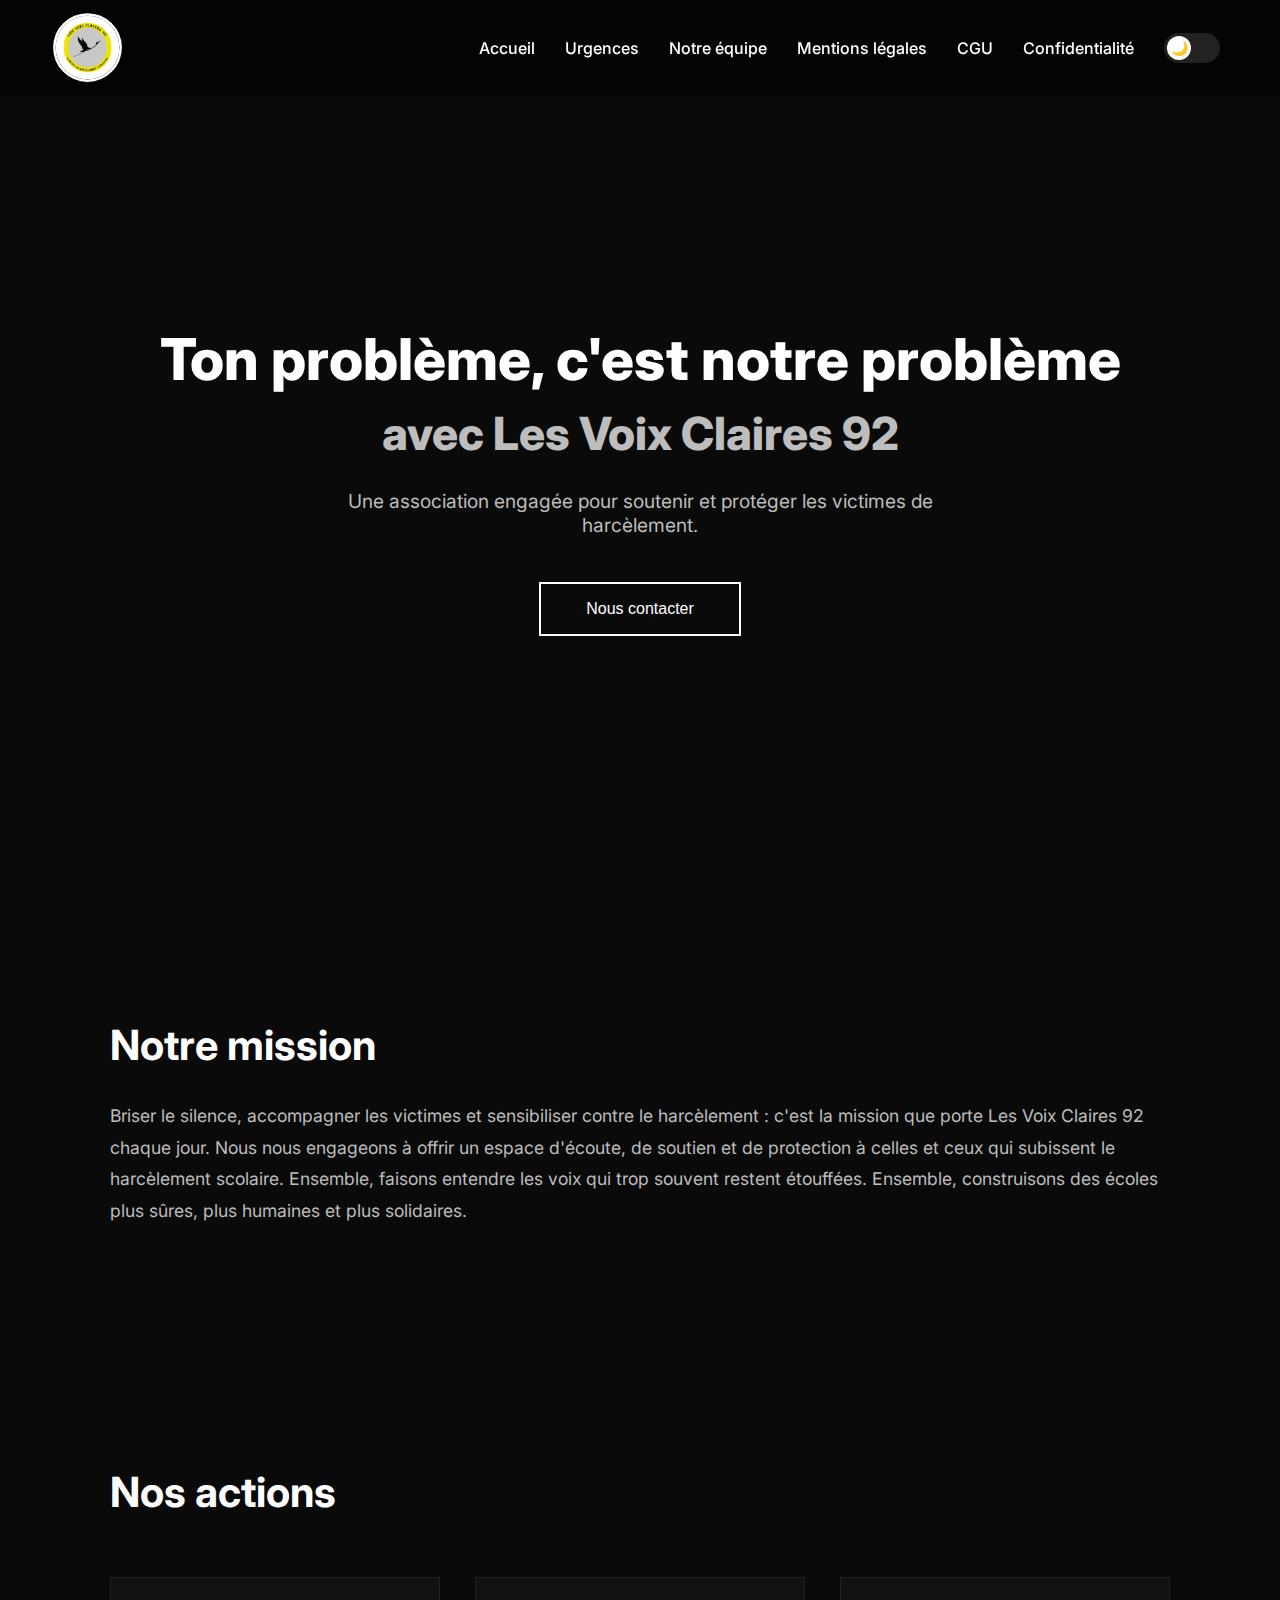
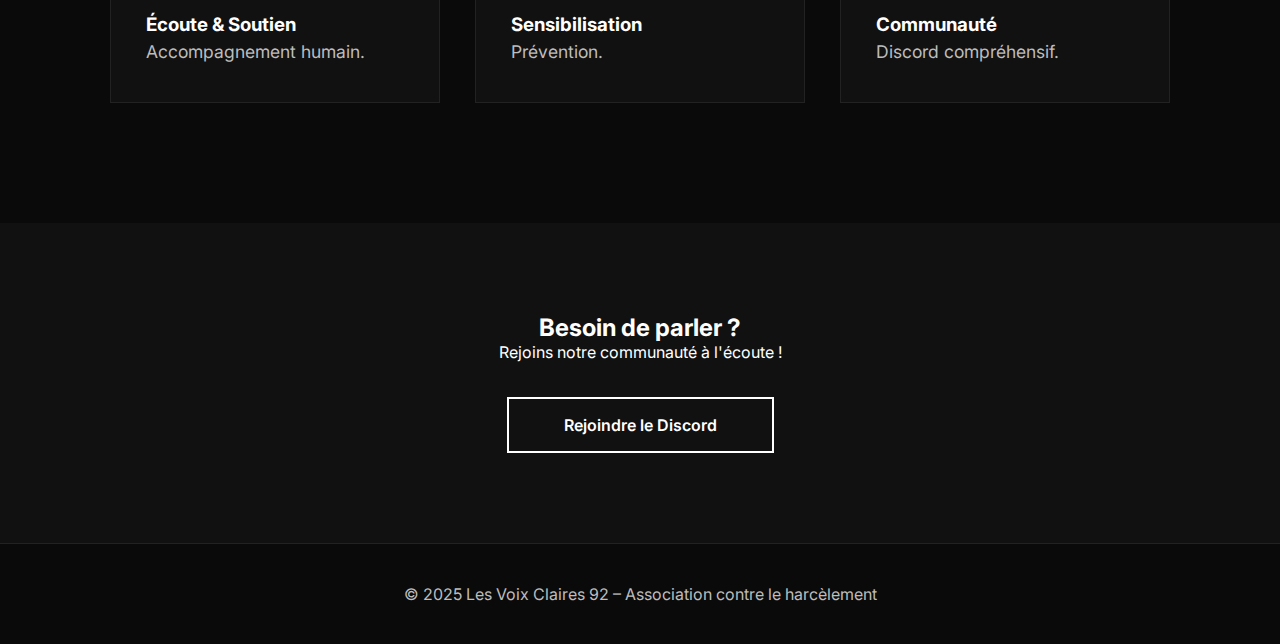
<file: index.html>
<!DOCTYPE html>
<html lang="fr">
<head>
    <meta charset="UTF-8">
    <meta name="viewport" content="width=device-width, initial-scale=1.0">
    <title>Les Voix Claires 92 – Association contre le harcèlement</title>
    <link href="https://fonts.googleapis.com/css2?family=Inter:wght@300;400;600;800&display=swap" rel="stylesheet">
    <link rel="stylesheet" href="styles.css">
    <link rel="icon" href="Logo.png">
</head>
<body>
    <nav>
        <img src="Logo.png" alt="Les Voix Claires">
        <div class="nav-links">
            <a href="index.html">Accueil</a>
            <a href="urgence.html">Urgences</a>
            <a href="equipe.html">Notre équipe</a>
            <a href="mentions-legales.html">Mentions légales</a>
            <a href="cgu.html">CGU</a>
            <a href="confidentialite.html">Confidentialité</a>
            <div class="theme-switch" onclick="toggleTheme()">
                <span id="themeIcon">🌙</span>
            </div>
        </div>
    </nav>

    <div class="hero">
        <h1>Ton problème, c'est notre problème <br><span>avec Les Voix Claires 92</span></h1>
        <p>Une association engagée pour soutenir et protéger les victimes de harcèlement.</p>
        <button onclick="document.getElementById('contact').scrollIntoView({behavior:'smooth'})">
            Nous contacter
        </button>
    </div>

    <section id="mission">
        <h2>Notre mission</h2>
        <p>Briser le silence, accompagner les victimes et sensibiliser contre le harcèlement :
            c'est la mission que porte Les Voix Claires 92 chaque jour.
            Nous nous engageons à offrir un espace d'écoute, de soutien et de protection à celles et ceux qui subissent le harcèlement scolaire.
            Ensemble, faisons entendre les voix qui trop souvent restent étouffées.
            Ensemble, construisons des écoles plus sûres, plus humaines et plus solidaires.</p>
    </section>

    <section id="actions">
        <h2>Nos actions</h2>
        <div class="cards">
            <div class="card">
                <h3>Écoute & Soutien</h3>
                <p>Accompagnement humain.</p>
            </div>
            <div class="card">
                <h3>Sensibilisation</h3>
                <p>Prévention.</p>
            </div>
            <div class="card">
                <h3>Communauté</h3>
                <p>Discord compréhensif.</p>
            </div>
        </div>
    </section>

    <div class="discord">
        <h2>Besoin de parler ?</h2>
        <p>Rejoins notre communauté à l'écoute !</p>
        <a href="https://discord.gg/dT24UwdK" target="_blank">Rejoindre le Discord</a>
    </div>

<!--     <section id="contact">
        <h2>Contact</h2>
        <form action="mailto:les.voix.claires.92@gmail.com" method="post" enctype="text/plain">
            <input type="text" placeholder="Votre nom" required>
            <input type="email" placeholder="Votre email" required>
            <textarea rows="6" placeholder="Votre message" required></textarea>
            <button class="submit" type="submit">Envoyer</button>
        </form>
    </section> -->

    <footer>
        © 2025 Les Voix Claires 92 – Association contre le harcèlement
    </footer>

    <script>
        window.addEventListener("load", () => { window.scrollTo(0,0); });
        
        function toggleTheme() {
            document.body.classList.toggle("light");
            document.getElementById("themeIcon").textContent =
                document.body.classList.contains("light") ? "☀️" : "🌙";
        }
    </script>
</body>
</html>
</file>
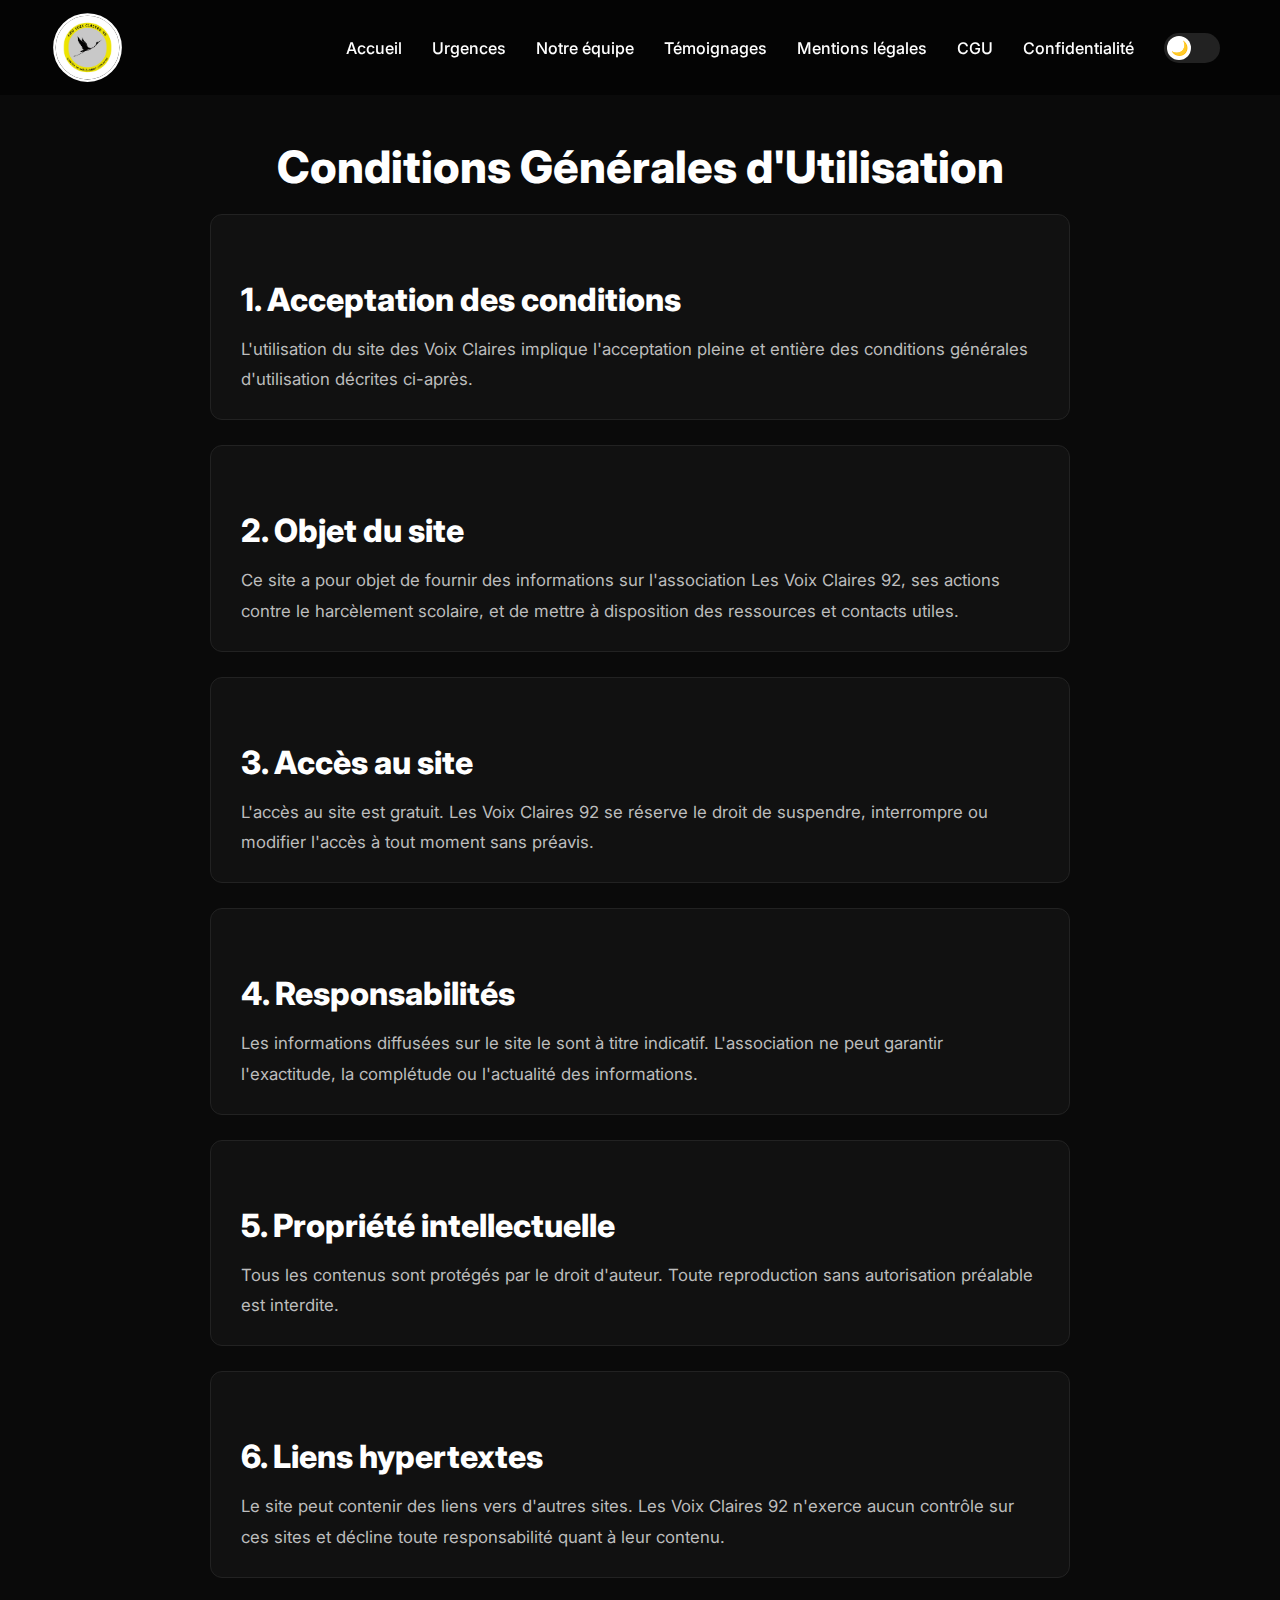
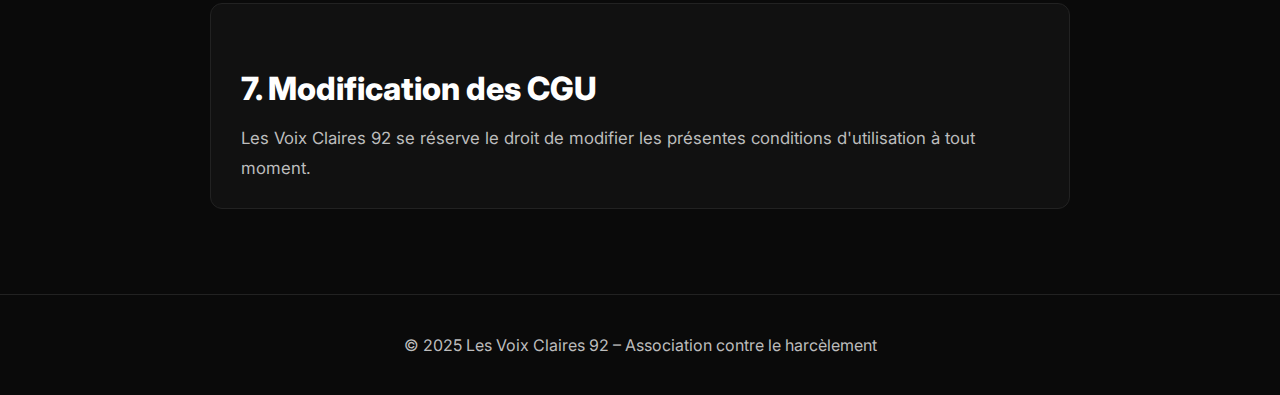
<file: cgu.html>
<!DOCTYPE html>
<html lang="fr">
<head>
    <meta charset="UTF-8">
    <meta name="viewport" content="width=device-width, initial-scale=1.0">
    <title>Conditions Générales d'Utilisation - Les Voix Claires 92</title>
    <link href="https://fonts.googleapis.com/css2?family=Inter:wght@300;400;600;800&display=swap" rel="stylesheet">
    <link rel="stylesheet" href="styles.css">
    <link rel="icon" href="Logo.png">
</head>
<body>
    <nav>
        <img src="Logo.png" alt="Les Voix Claires">
        <div class="nav-links">
            <a href="index.html">Accueil</a>
            <a href="urgence.html">Urgences</a>
            <a href="equipe.html">Notre équipe</a>
            <a href="temoignages.html">Témoignages</a>
            <a href="mentions-legales.html">Mentions légales</a>
            <a href="cgu.html">CGU</a>
            <a href="confidentialite.html">Confidentialité</a>
            <div class="theme-switch" onclick="toggleTheme()">
                <span id="themeIcon">🌙</span>
            </div>
        </div>
    </nav>

    <section class="page-content">
        <h1>Conditions Générales d'Utilisation</h1>
        
        <div class="card-section">
            <h2>1. Acceptation des conditions</h2>
            <p>L'utilisation du site des Voix Claires implique l'acceptation pleine et entière des conditions générales d'utilisation décrites ci-après.</p>
        </div>

        <div class="card-section">
            <h2>2. Objet du site</h2>
            <p>Ce site a pour objet de fournir des informations sur l'association Les Voix Claires 92, ses actions contre le harcèlement scolaire, et de mettre à disposition des ressources et contacts utiles.</p>
        </div>

        <div class="card-section">
            <h2>3. Accès au site</h2>
            <p>L'accès au site est gratuit. Les Voix Claires 92 se réserve le droit de suspendre, interrompre ou modifier l'accès à tout moment sans préavis.</p>
        </div>

        <div class="card-section">
            <h2>4. Responsabilités</h2>
            <p>Les informations diffusées sur le site le sont à titre indicatif. L'association ne peut garantir l'exactitude, la complétude ou l'actualité des informations.</p>
        </div>

        <div class="card-section">
            <h2>5. Propriété intellectuelle</h2>
            <p>Tous les contenus sont protégés par le droit d'auteur. Toute reproduction sans autorisation préalable est interdite.</p>
        </div>

        <div class="card-section">
            <h2>6. Liens hypertextes</h2>
            <p>Le site peut contenir des liens vers d'autres sites. Les Voix Claires 92 n'exerce aucun contrôle sur ces sites et décline toute responsabilité quant à leur contenu.</p>
        </div>

        <div class="card-section">
            <h2>7. Modification des CGU</h2>
            <p>Les Voix Claires 92 se réserve le droit de modifier les présentes conditions d'utilisation à tout moment.</p>
        </div>
    </section>

    <footer>
        © 2025 Les Voix Claires 92 – Association contre le harcèlement
    </footer>

    <script>
        function toggleTheme() {
            document.body.classList.toggle("light");
            document.getElementById("themeIcon").textContent =
                document.body.classList.contains("light") ? "☀️" : "🌙";
        }
    </script>
</body>
</html>
</file>
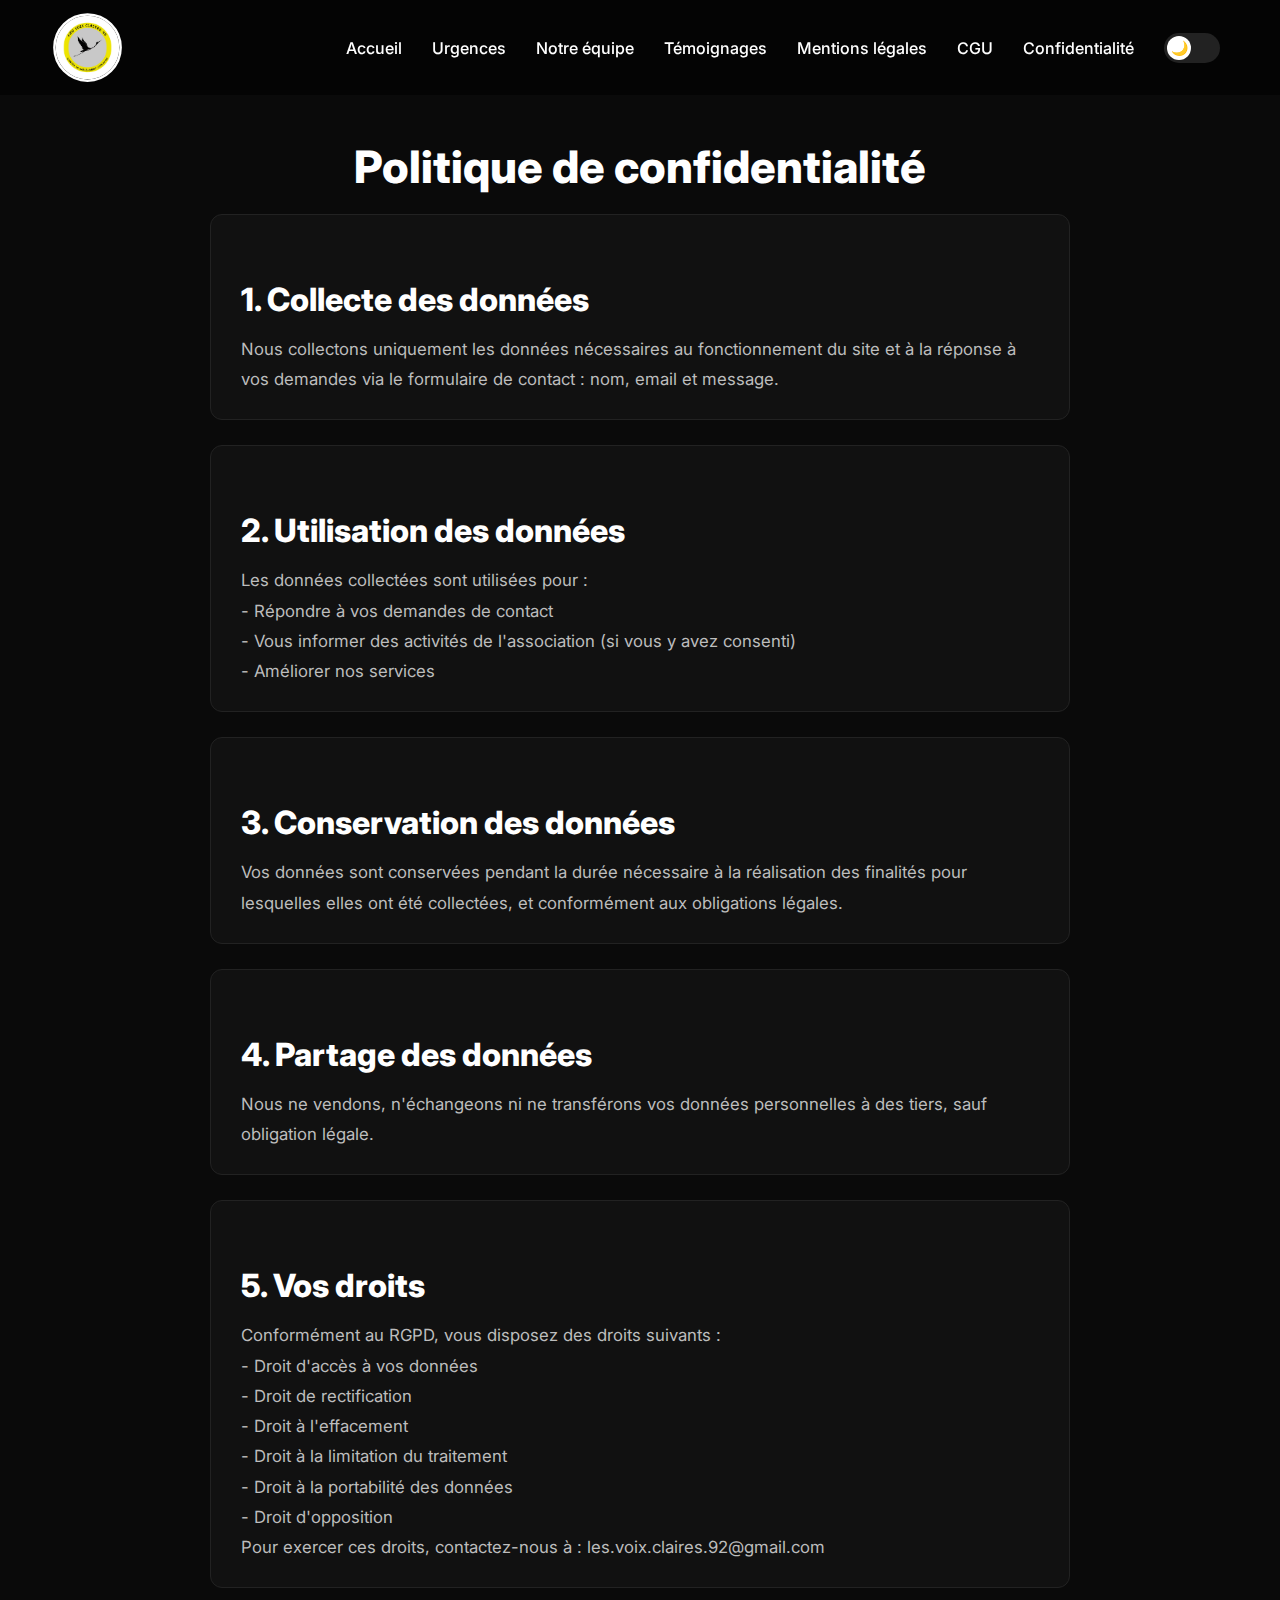
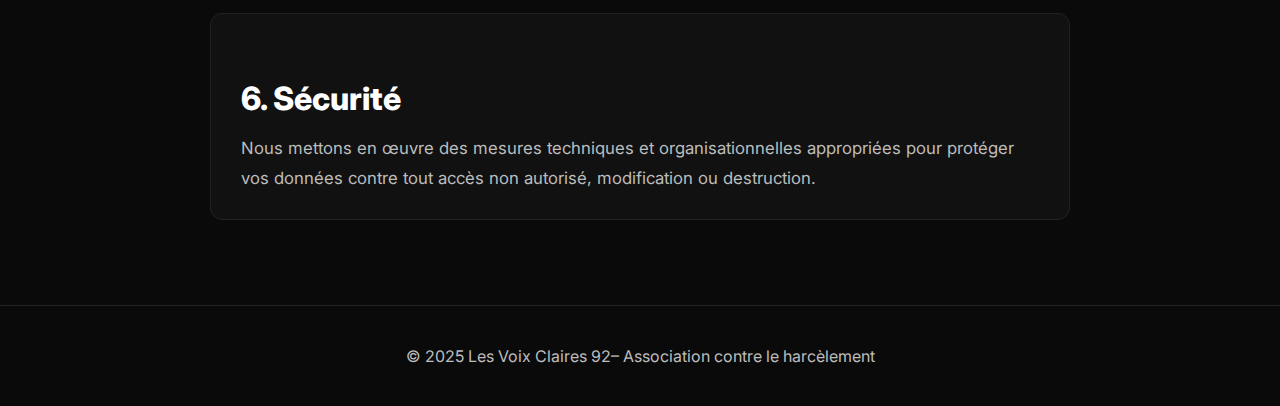
<file: confidentialite.html>
<!DOCTYPE html>
<html lang="fr">
<head>
    <meta charset="UTF-8">
    <meta name="viewport" content="width=device-width, initial-scale=1.0">
    <title>Politique de confidentialité - Les Voix Claires 92</title>
    <link href="https://fonts.googleapis.com/css2?family=Inter:wght@300;400;600;800&display=swap" rel="stylesheet">
    <link rel="stylesheet" href="styles.css">
    <link rel="icon" href="Logo.png">
</head>
<body>
    <nav>
        <img src="Logo.png" alt="Les Voix Claires">
        <div class="nav-links">
            <a href="index.html">Accueil</a>
            <a href="urgence.html">Urgences</a>
            <a href="equipe.html">Notre équipe</a>
            <a href="temoignages.html">Témoignages</a>
            <a href="mentions-legales.html">Mentions légales</a>
            <a href="cgu.html">CGU</a>
            <a href="confidentialite.html">Confidentialité</a>
            <div class="theme-switch" onclick="toggleTheme()">
                <span id="themeIcon">🌙</span>
            </div>
        </div>
    </nav>

    <section class="page-content">
        <h1>Politique de confidentialité</h1>
        
        <div class="card-section">
            <h2>1. Collecte des données</h2>
            <p>Nous collectons uniquement les données nécessaires au fonctionnement du site et à la réponse à vos demandes via le formulaire de contact : nom, email et message.</p>
        </div>

        <div class="card-section">
            <h2>2. Utilisation des données</h2>
            <p>Les données collectées sont utilisées pour :<br>
            - Répondre à vos demandes de contact<br>
            - Vous informer des activités de l'association (si vous y avez consenti)<br>
            - Améliorer nos services</p>
        </div>

        <div class="card-section">
            <h2>3. Conservation des données</h2>
            <p>Vos données sont conservées pendant la durée nécessaire à la réalisation des finalités pour lesquelles elles ont été collectées, et conformément aux obligations légales.</p>
        </div>

        <div class="card-section">
            <h2>4. Partage des données</h2>
            <p>Nous ne vendons, n'échangeons ni ne transférons vos données personnelles à des tiers, sauf obligation légale.</p>
        </div>

        <div class="card-section">
            <h2>5. Vos droits</h2>
            <p>Conformément au RGPD, vous disposez des droits suivants :<br>
            - Droit d'accès à vos données<br>
            - Droit de rectification<br>
            - Droit à l'effacement<br>
            - Droit à la limitation du traitement<br>
            - Droit à la portabilité des données<br>
            - Droit d'opposition</p>
            <p>Pour exercer ces droits, contactez-nous à : les.voix.claires.92@gmail.com</p>
        </div>

        <div class="card-section">
            <h2>6. Sécurité</h2>
            <p>Nous mettons en œuvre des mesures techniques et organisationnelles appropriées pour protéger vos données contre tout accès non autorisé, modification ou destruction.</p>
        </div>
    </section>

    <footer>
        © 2025 Les Voix Claires 92– Association contre le harcèlement
    </footer>

    <script src="script.js"></script>
</body>
</html>
</file>
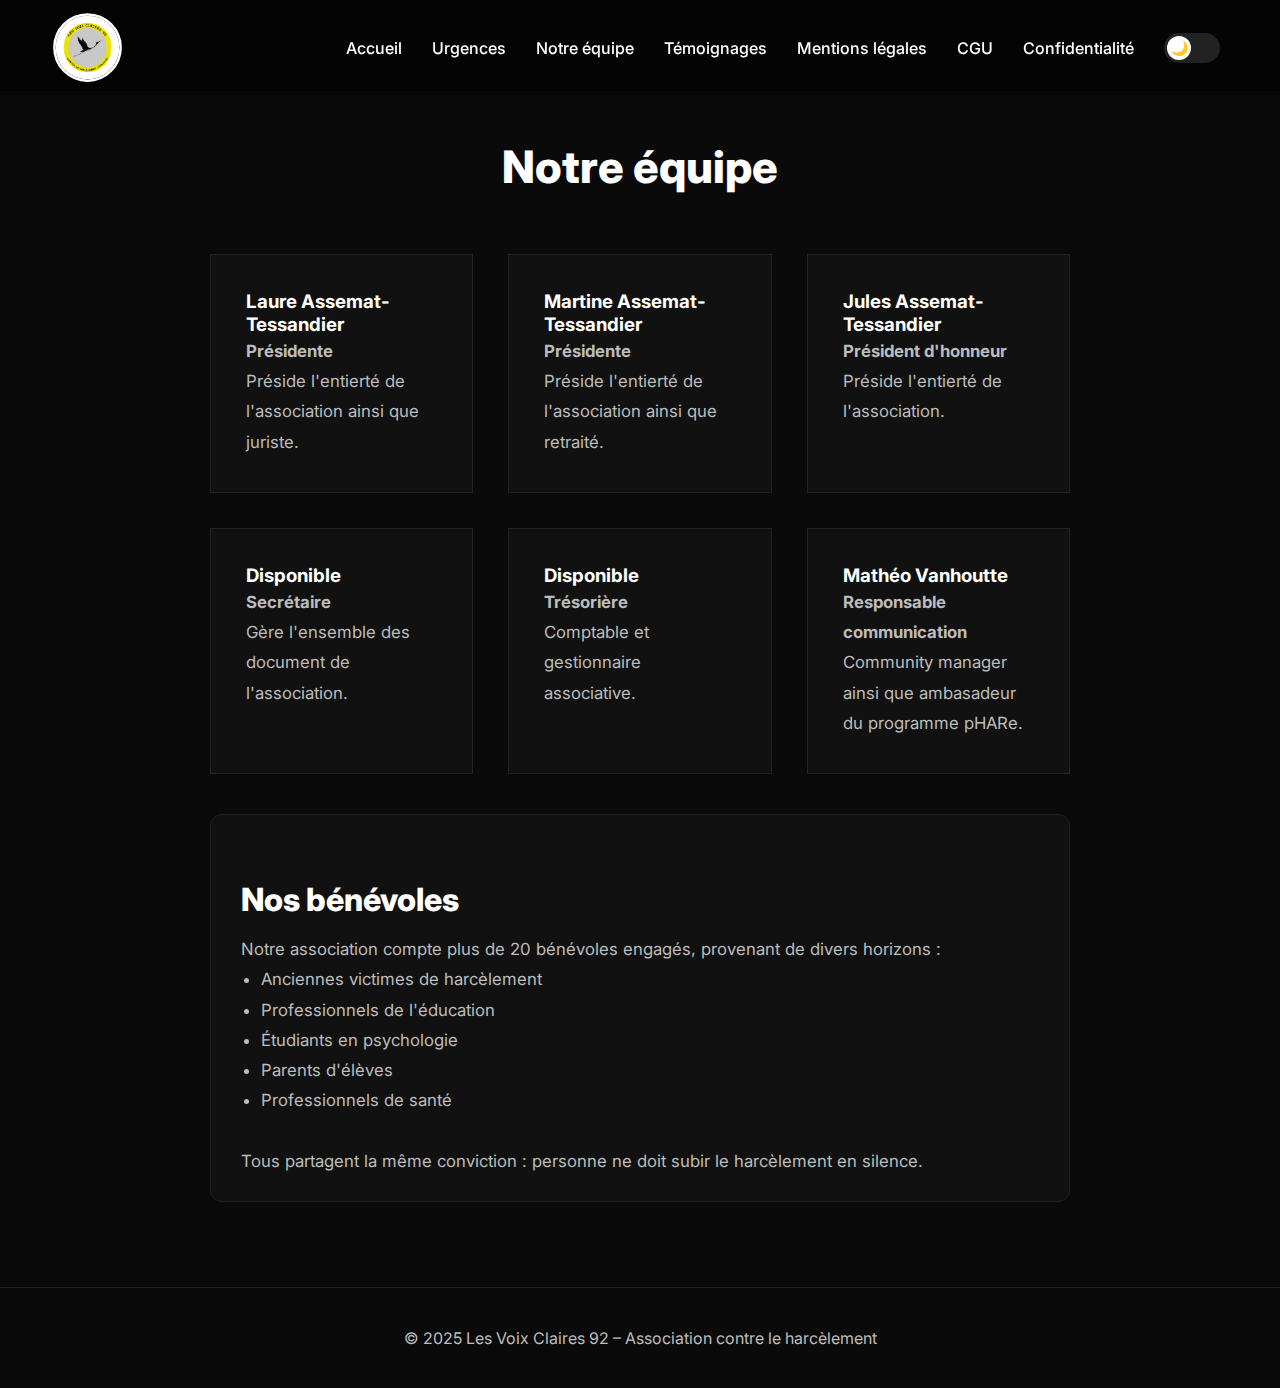
<file: equipe.html>
<!DOCTYPE html>
<html lang="fr">
<head>
    <meta charset="UTF-8">
    <meta name="viewport" content="width=device-width, initial-scale=1.0">
    <title>Notre équipe - Les Voix Claires 92</title>
    <link href="https://fonts.googleapis.com/css2?family=Inter:wght@300;400;600;800&display=swap" rel="stylesheet">
    <link rel="stylesheet" href="styles.css">
    <link rel="icon" href="Logo.png">

</head>
<body>
    <nav>
        <img src="Logo.png" alt="Les Voix Claires">
        <div class="nav-links">
            <a href="index.html">Accueil</a>
            <a href="urgence.html">Urgences</a>
            <a href="equipe.html">Notre équipe</a>
            <a href="temoignages.html">Témoignages</a>
            <a href="mentions-legales.html">Mentions légales</a>
            <a href="cgu.html">CGU</a>
            <a href="confidentialite.html">Confidentialité</a>
            <div class="theme-switch" onclick="toggleTheme()">
                <span id="themeIcon">🌙</span>
            </div>
        </div>
    </nav>

    <section class="page-content">
        <h1>Notre équipe</h1>
        
        <div class="cards">
            <div class="card">
                <h3>Laure Assemat-Tessandier</h3>
                <p><strong>Présidente</strong><br>
                Préside l'entierté de l'association ainsi que juriste.</p>
            </div>

            <div class="card">
                <h3>Martine Assemat-Tessandier</h3>
                <p><strong>Présidente</strong><br>
                Préside l'entierté de l'association ainsi que retraité.</p>
            </div>
            
            <div class="card">
                <h3>Jules Assemat-Tessandier</h3>
                <p><strong>Président d'honneur</strong><br>
                Préside l'entierté de l'association.</p>
            </div>
            
            <div class="card">
                <h3>Disponible</h3>
                <p><strong>Secrétaire</strong><br>
                Gère l'ensemble des document de l'association.</p>
            </div>
            
            <div class="card">
                <h3>Disponible</h3>
                <p><strong>Trésorière</strong><br>
                Comptable et gestionnaire associative.</p>
            </div>
            
            <div class="card">
                <h3>Mathéo Vanhoutte</h3>
                <p><strong>Responsable communication</strong><br>
                Community manager ainsi que ambasadeur du programme pHARe.</p>
            </div>
        </div>

        <div class="card-section" style="margin-top: 40px;">
            <h2>Nos bénévoles</h2>
            <p>Notre association compte plus de 20 bénévoles engagés, provenant de divers horizons :</p>
            <ul>
                <li>Anciennes victimes de harcèlement</li>
                <li>Professionnels de l'éducation</li>
                <li>Étudiants en psychologie</li>
                <li>Parents d'élèves</li>
                <li>Professionnels de santé</li>
            </ul>
            <p>Tous partagent la même conviction : personne ne doit subir le harcèlement en silence.</p>
        </div>
    </section>

    <footer>
        © 2025 Les Voix Claires 92 – Association contre le harcèlement
    </footer>

    <script src="script.js"></script>
</body>
</html>
</file>
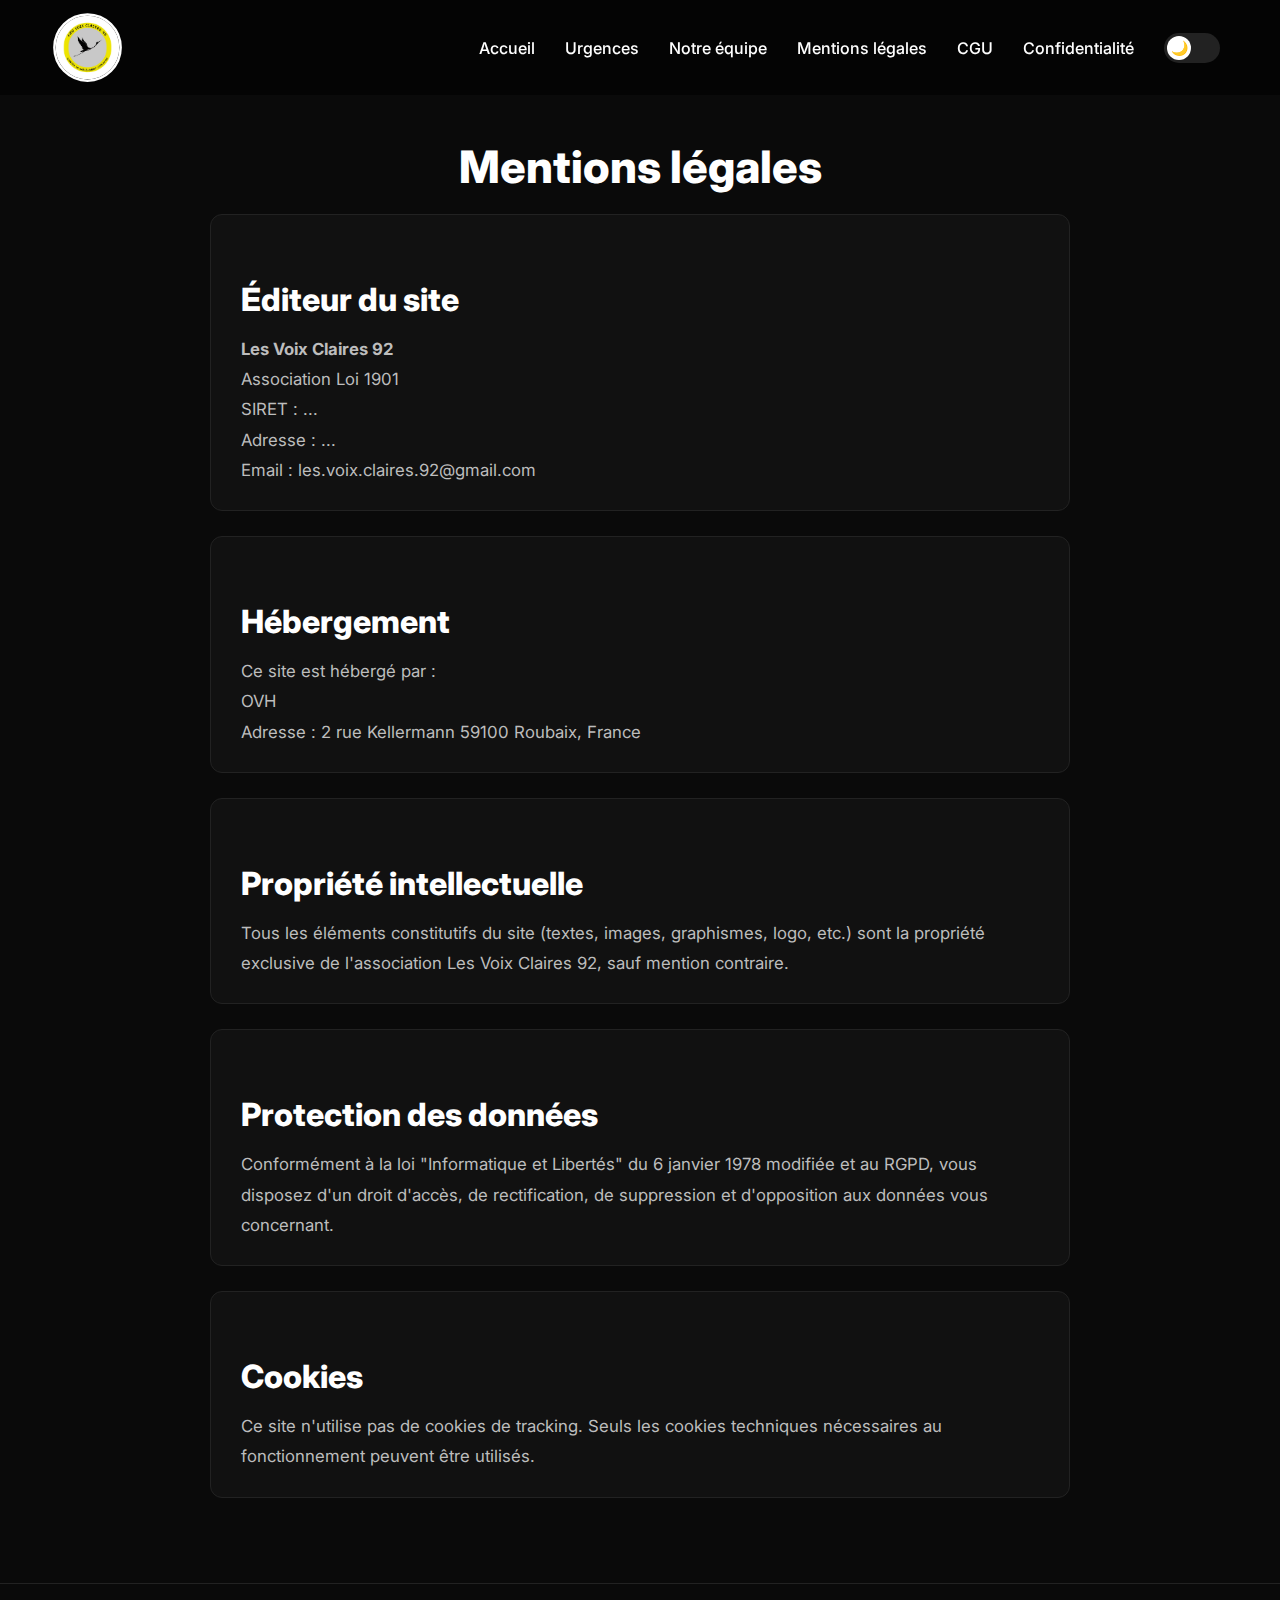
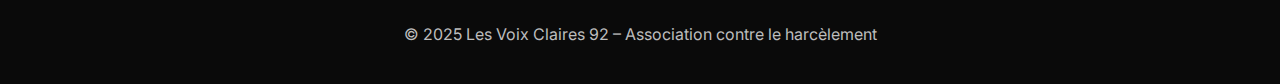
<file: mentions-legales.html>
<!DOCTYPE html>
<html lang="fr">
<head>
    <meta charset="UTF-8">
    <meta name="viewport" content="width=device-width, initial-scale=1.0">
    <title>Mentions légales - Les Voix Claires 92</title>
    <link href="https://fonts.googleapis.com/css2?family=Inter:wght@300;400;600;800&display=swap" rel="stylesheet">
    <link rel="stylesheet" href="styles.css">
    <link rel="icon" href="Logo.png">
</head>
<body>
    <nav>
        <img src="Logo.png" alt="Les Voix Claires">
        <div class="nav-links">
            <a href="index.html">Accueil</a>
            <a href="urgence.html">Urgences</a>
            <a href="equipe.html">Notre équipe</a>
            <a href="mentions-legales.html">Mentions légales</a>
            <a href="cgu.html">CGU</a>
            <a href="confidentialite.html">Confidentialité</a>
            <div class="theme-switch" onclick="toggleTheme()">
                <span id="themeIcon">🌙</span>
            </div>
        </div>
    </nav>

    <section class="page-content">
        <h1>Mentions légales</h1>
        
        <div class="card-section">
            <h2>Éditeur du site</h2>
            <p><strong>Les Voix Claires 92</strong><br>
            Association Loi 1901<br>
            SIRET : ... <br>
            Adresse : ...<br>
            Email : les.voix.claires.92@gmail.com</p>
        </div>

        <div class="card-section">
            <h2>Hébergement</h2>
            <p>Ce site est hébergé par :<br>
            OVH <br>
            Adresse :  2 rue Kellermann 59100 Roubaix, France<br></p>
        </div>

        <div class="card-section">
            <h2>Propriété intellectuelle</h2>
            <p>Tous les éléments constitutifs du site (textes, images, graphismes, logo, etc.) sont la propriété exclusive de l'association Les Voix Claires 92, sauf mention contraire.</p>
        </div>

        <div class="card-section">
            <h2>Protection des données</h2>
            <p>Conformément à la loi "Informatique et Libertés" du 6 janvier 1978 modifiée et au RGPD, vous disposez d'un droit d'accès, de rectification, de suppression et d'opposition aux données vous concernant.</p>
        </div>

        <div class="card-section">
            <h2>Cookies</h2>
            <p>Ce site n'utilise pas de cookies de tracking. Seuls les cookies techniques nécessaires au fonctionnement peuvent être utilisés.</p>
        </div>
    </section>

    <footer>
        © 2025 Les Voix Claires 92 – Association contre le harcèlement
    </footer>

    <script>
        function toggleTheme() {
            document.body.classList.toggle("light");
            document.getElementById("themeIcon").textContent =
                document.body.classList.contains("light") ? "☀️" : "🌙";
        }
    </script>
</body>
</html>
</file>
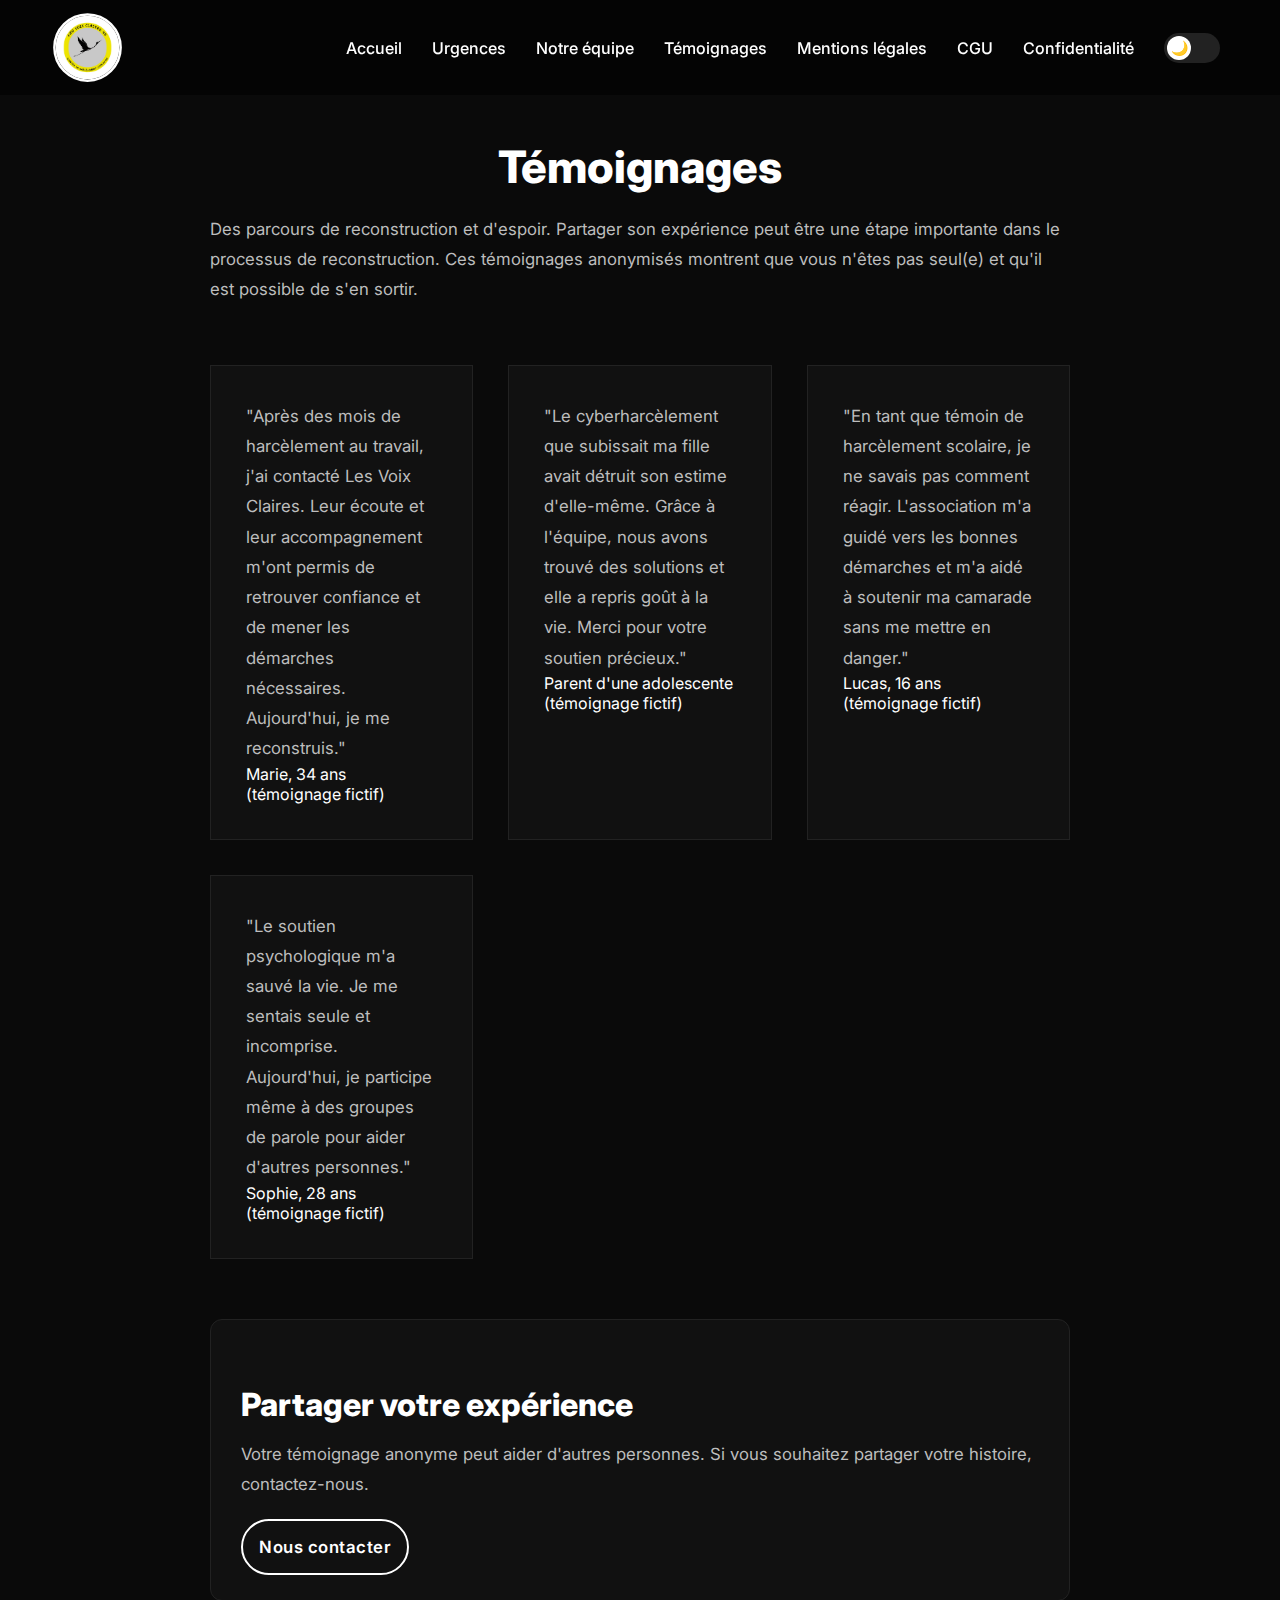
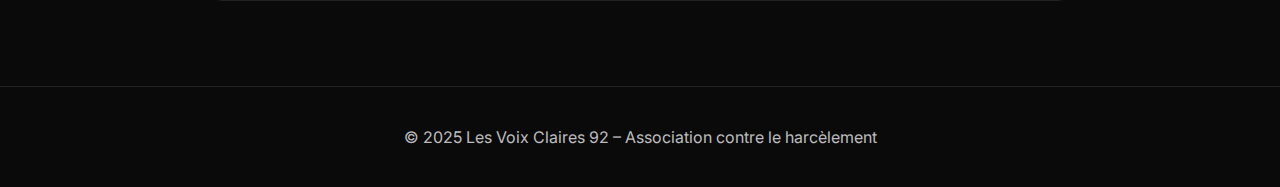
<file: temoignages.html>
<!DOCTYPE html>
<html lang="fr">
<head>
    <meta charset="UTF-8">
    <meta name="viewport" content="width=device-width, initial-scale=1.0">
    <title>Témoignages - Les Voix Claires</title>
    <link href="https://fonts.googleapis.com/css2?family=Inter:wght@300;400;600;800&display=swap" rel="stylesheet">
    <link rel="stylesheet" href="styles.css">
</head>
<body>
    <nav>
        <img src="Logo.png" alt="Les Voix Claires">
        <div class="nav-links">
            <a href="index.html">Accueil</a>
            <a href="urgence.html">Urgences</a>
            <a href="equipe.html">Notre équipe</a>
            <a href="temoignages.html">Témoignages</a>
            <a href="mentions-legales.html">Mentions légales</a>
            <a href="cgu.html">CGU</a>
            <a href="confidentialite.html">Confidentialité</a>
            <div class="theme-switch" onclick="toggleTheme()">
                <span id="themeIcon">🌙</span>
            </div>
        </div>
    </nav>

    <main>
        <section class="page-content">
            <h1>Témoignages</h1>
            <p class="intro-text">Des parcours de reconstruction et d'espoir. Partager son expérience peut être une étape importante dans le processus de reconstruction. Ces témoignages anonymisés montrent que vous n'êtes pas seul(e) et qu'il est possible de s'en sortir.</p>
            
            <div class="cards">
                <div class="card">
                    <div class="testimonial-content">
                        <p>"Après des mois de harcèlement au travail, j'ai contacté Les Voix Claires. Leur écoute et leur accompagnement m'ont permis de retrouver confiance et de mener les démarches nécessaires. Aujourd'hui, je me reconstruis."</p>
                    </div>
                    <div class="testimonial-author">
                        <span>Marie, 34 ans (témoignage fictif)</span>
                    </div>
                </div>
                
                <div class="card">
                    <div class="testimonial-content">
                        <p>"Le cyberharcèlement que subissait ma fille avait détruit son estime d'elle-même. Grâce à l'équipe, nous avons trouvé des solutions et elle a repris goût à la vie. Merci pour votre soutien précieux."</p>
                    </div>
                    <div class="testimonial-author">
                        <span>Parent d'une adolescente (témoignage fictif)</span>
                    </div>
                </div>
                
                <div class="card">
                    <div class="testimonial-content">
                        <p>"En tant que témoin de harcèlement scolaire, je ne savais pas comment réagir. L'association m'a guidé vers les bonnes démarches et m'a aidé à soutenir ma camarade sans me mettre en danger."</p>
                    </div>
                    <div class="testimonial-author">
                        <span>Lucas, 16 ans (témoignage fictif)</span>
                    </div>
                </div>
                
                <div class="card">
                    <div class="testimonial-content">
                        <p>"Le soutien psychologique m'a sauvé la vie. Je me sentais seule et incomprise. Aujourd'hui, je participe même à des groupes de parole pour aider d'autres personnes."</p>
                    </div>
                    <div class="testimonial-author">
                        <span>Sophie, 28 ans (témoignage fictif)</span>
                    </div>
                </div>
            </div>
            
            <div class="testimonial-cta card-section" style="margin-top: 60px;">
                <h2>Partager votre expérience</h2>
                <p>Votre témoignage anonyme peut aider d'autres personnes. Si vous souhaitez partager votre histoire, contactez-nous.</p>
                <a href="mailto:les.voix.claires.92@gmail.com" class="submit" style="display: inline-block; text-decoration: none; text-align: center; margin-top: 20px;">
                    Nous contacter
                </a>
            </div>
        </section>
    </main>

    <footer>
        © 2025 Les Voix Claires 92 – Association contre le harcèlement
    </footer>

    <script>
        function toggleTheme() {
            document.body.classList.toggle("light");
            document.getElementById("themeIcon").textContent =
                document.body.classList.contains("light") ? "☀️" : "🌙";
        }
    </script>
</body>
</html>
</file>
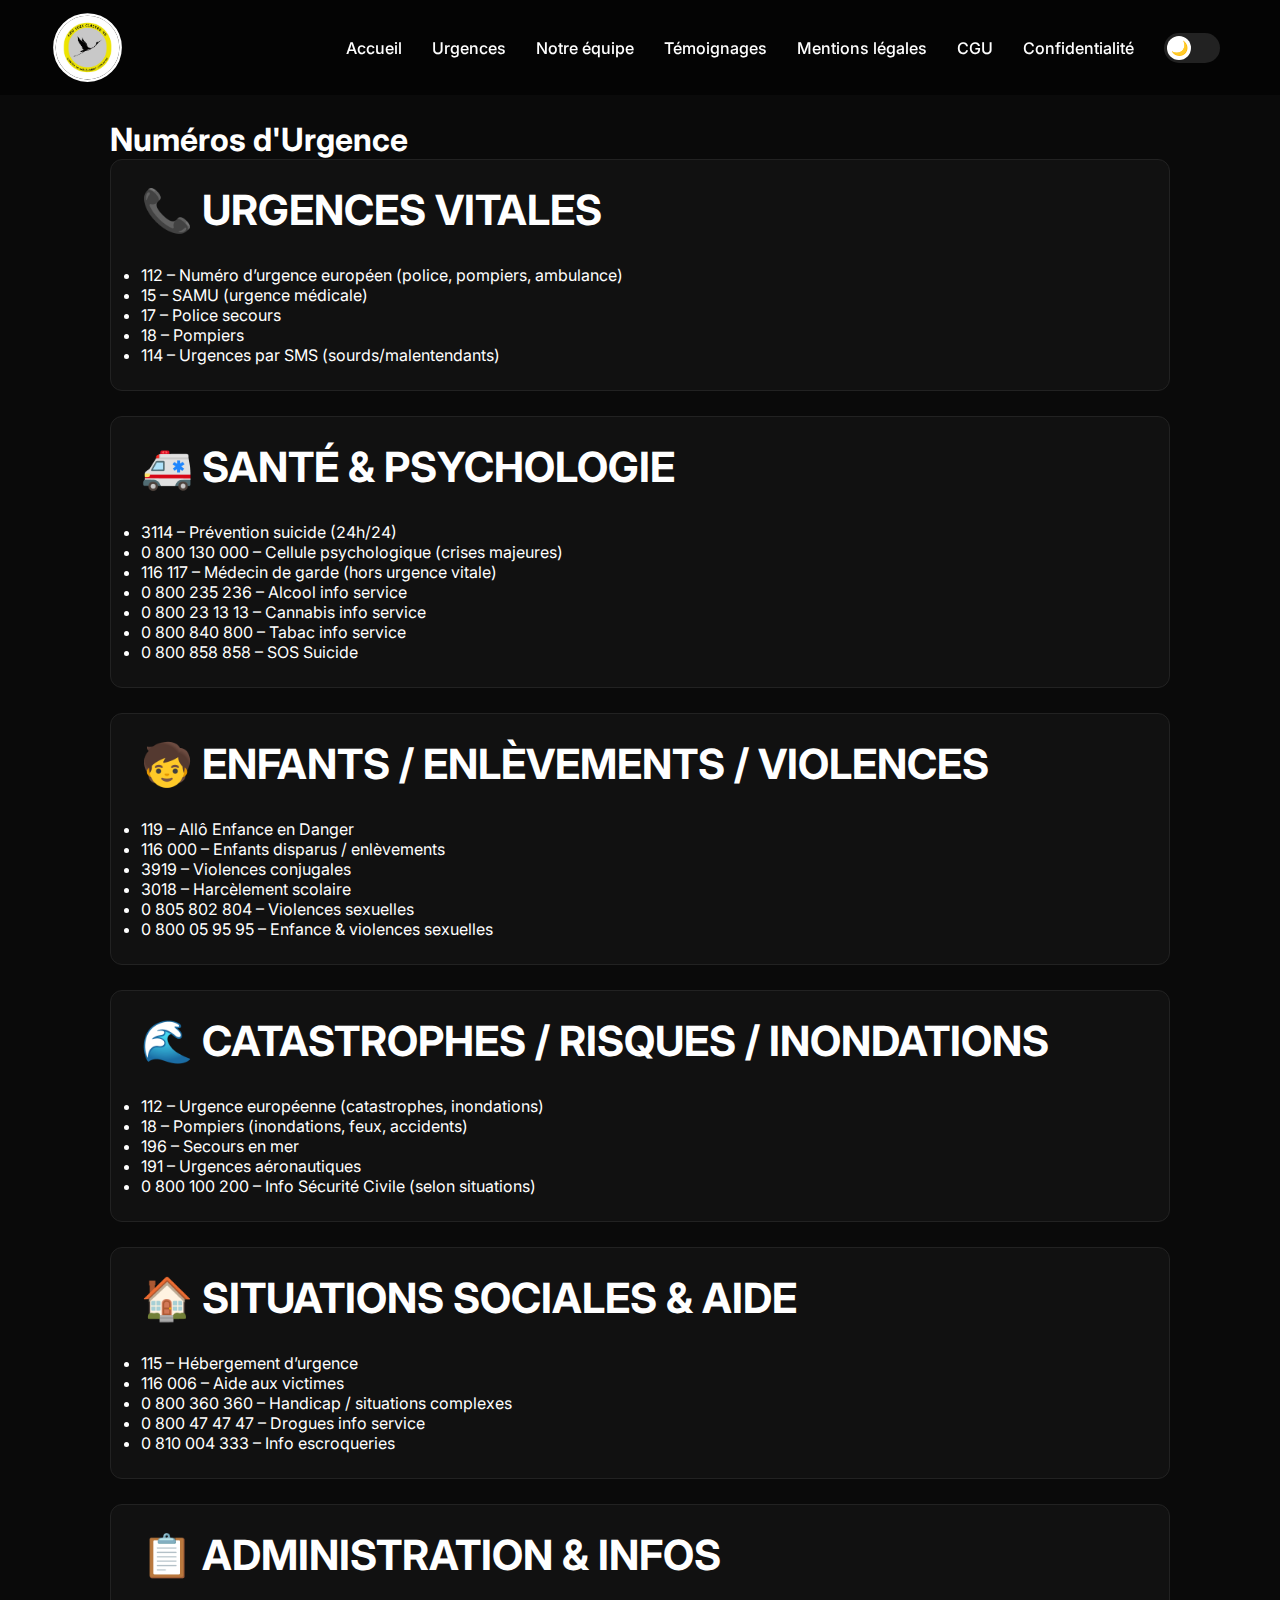
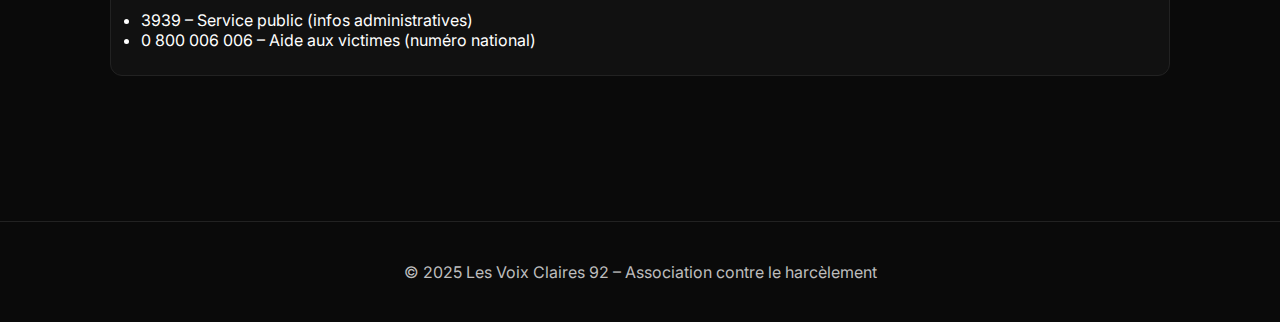
<file: urgence.html>
<!DOCTYPE html>
<html lang="fr">
<head>
    <meta charset="UTF-8">
    <meta name="viewport" content="width=device-width, initial-scale=1.0">
    <title>Urgence</title>
    <link href="https://fonts.googleapis.com/css2?family=Inter:wght@300;400;600;800&display=swap" rel="stylesheet">
    <link rel="stylesheet" href="styles.css">
    <link rel="icon" href="Logo.png">
</head>
<body>
    <nav>
        <img src="Logo.png" alt="Les Voix Claires">
        <div class="nav-links">
            <a href="index.html">Accueil</a>
            <a href="urgence.html">Urgences</a>
            <a href="equipe.html">Notre équipe</a>
            <a href="temoignages.html">Témoignages</a>
            <a href="mentions-legales.html">Mentions légales</a>
            <a href="cgu.html">CGU</a>
            <a href="confidentialite.html">Confidentialité</a>
            <div class="theme-switch" onclick="toggleTheme()">
                <span id="themeIcon">🌙</span>
            </div>
        </div>
    </nav>

<section>
    <h1>Numéros d'Urgence</h1>

    <div class="card-section">
        <h2>📞 URGENCES VITALES</h2>
        <ul>
            <li>112 – Numéro d’urgence européen (police, pompiers, ambulance)</li>
            <li>15 – SAMU (urgence médicale)</li>
            <li>17 – Police secours</li>
            <li>18 – Pompiers</li>
            <li>114 – Urgences par SMS (sourds/malentendants)</li>
        </ul>
    </div>

    <div class="card-section">
        <h2>🚑 SANTÉ & PSYCHOLOGIE</h2>
        <ul>
            <li>3114 – Prévention suicide (24h/24)</li>
            <li>0 800 130 000 – Cellule psychologique (crises majeures)</li>
            <li>116 117 – Médecin de garde (hors urgence vitale)</li>
            <li>0 800 235 236 – Alcool info service</li>
            <li>0 800 23 13 13 – Cannabis info service</li>
            <li>0 800 840 800 – Tabac info service</li>
            <li>0 800 858 858 – SOS Suicide</li>
        </ul>
    </div>

    <div class="card-section">
        <h2>🧒 ENFANTS / ENLÈVEMENTS / VIOLENCES</h2>
        <ul>
            <li>119 – Allô Enfance en Danger</li>
            <li>116 000 – Enfants disparus / enlèvements</li>
            <li>3919 – Violences conjugales</li>
            <li>3018 – Harcèlement scolaire</li>
            <li>0 805 802 804 – Violences sexuelles</li>
            <li>0 800 05 95 95 – Enfance & violences sexuelles</li>
        </ul>
    </div>

    <div class="card-section">
        <h2>🌊 CATASTROPHES / RISQUES / INONDATIONS</h2>
        <ul>
            <li>112 – Urgence européenne (catastrophes, inondations)</li>
            <li>18 – Pompiers (inondations, feux, accidents)</li>
            <li>196 – Secours en mer</li>
            <li>191 – Urgences aéronautiques</li>
            <li>0 800 100 200 – Info Sécurité Civile (selon situations)</li>
        </ul>
    </div>

    <div class="card-section">
        <h2>🏠 SITUATIONS SOCIALES & AIDE</h2>
        <ul>
            <li>115 – Hébergement d’urgence</li>
            <li>116 006 – Aide aux victimes</li>
            <li>0 800 360 360 – Handicap / situations complexes</li>
            <li>0 800 47 47 47 – Drogues info service</li>
            <li>0 810 004 333 – Info escroqueries</li>
        </ul>
    </div>

    <div class="card-section">
        <h2>📋 ADMINISTRATION & INFOS</h2>
        <ul>
            <li>3939 – Service public (infos administratives)</li>
            <li>0 800 006 006 – Aide aux victimes (numéro national)</li>
        </ul>
    </div>
</section>

<footer>
    © 2025 Les Voix Claires 92 – Association contre le harcèlement
</footer>

<script>
function toggleTheme() {
    document.body.classList.toggle("light");
    document.getElementById("themeIcon").textContent =
        document.body.classList.contains("light") ? "☀️" : "🌙";
}
</script>

</body>
</html>
</file>
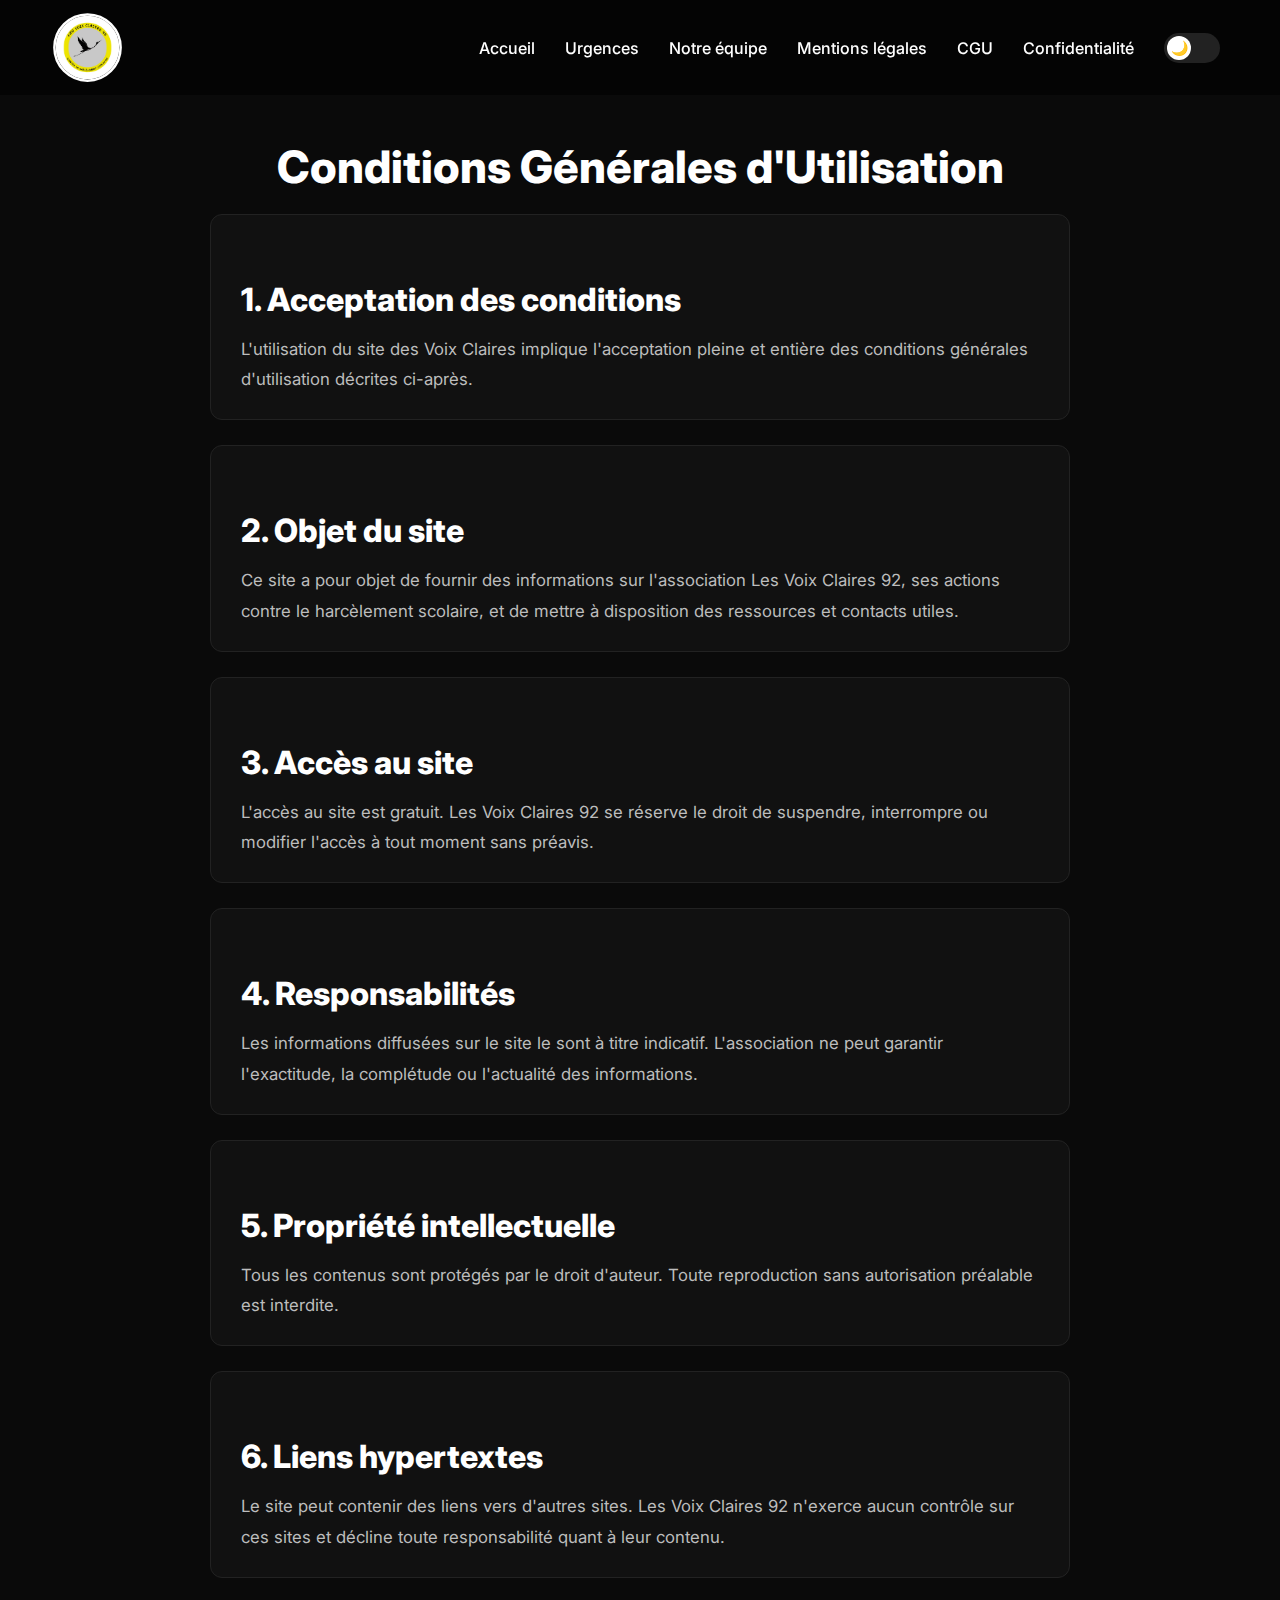
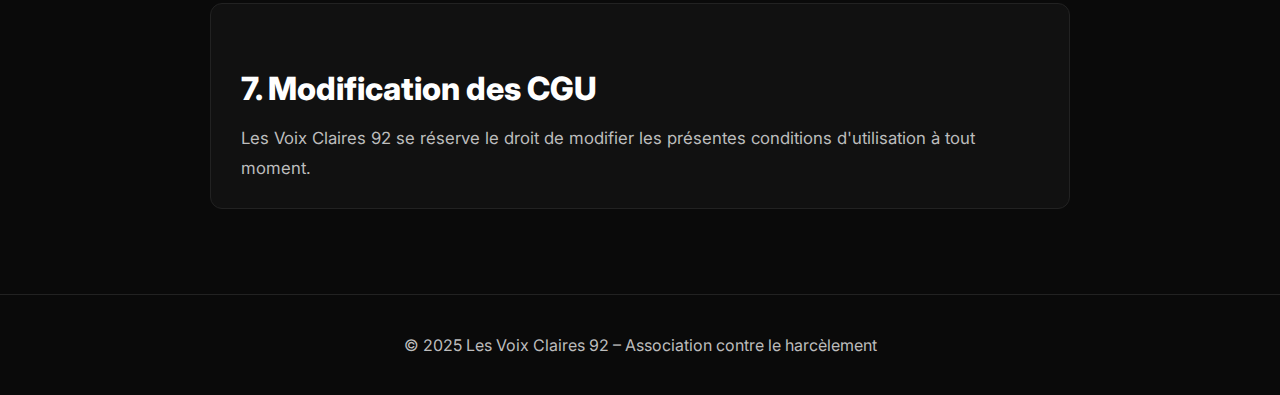
<file: les voix claire 92/cgu.html>
<!DOCTYPE html>
<html lang="fr">
<head>
    <meta charset="UTF-8">
    <meta name="viewport" content="width=device-width, initial-scale=1.0">
    <title>Conditions Générales d'Utilisation - Les Voix Claires 92</title>
    <link href="https://fonts.googleapis.com/css2?family=Inter:wght@300;400;600;800&display=swap" rel="stylesheet">
    <link rel="stylesheet" href="styles.css">
    <link rel="icon" href="Logo.png">
</head>
<body>
    <nav>
        <img src="Logo.png" alt="Les Voix Claires">
        <div class="nav-links">
            <a href="index.html">Accueil</a>
            <a href="urgence.html">Urgences</a>
            <a href="equipe.html">Notre équipe</a>
            <a href="mentions-legales.html">Mentions légales</a>
            <a href="cgu.html">CGU</a>
            <a href="confidentialite.html">Confidentialité</a>
            <div class="theme-switch" onclick="toggleTheme()">
                <span id="themeIcon">🌙</span>
            </div>
        </div>
    </nav>

    <section class="page-content">
        <h1>Conditions Générales d'Utilisation</h1>
        
        <div class="card-section">
            <h2>1. Acceptation des conditions</h2>
            <p>L'utilisation du site des Voix Claires implique l'acceptation pleine et entière des conditions générales d'utilisation décrites ci-après.</p>
        </div>

        <div class="card-section">
            <h2>2. Objet du site</h2>
            <p>Ce site a pour objet de fournir des informations sur l'association Les Voix Claires 92, ses actions contre le harcèlement scolaire, et de mettre à disposition des ressources et contacts utiles.</p>
        </div>

        <div class="card-section">
            <h2>3. Accès au site</h2>
            <p>L'accès au site est gratuit. Les Voix Claires 92 se réserve le droit de suspendre, interrompre ou modifier l'accès à tout moment sans préavis.</p>
        </div>

        <div class="card-section">
            <h2>4. Responsabilités</h2>
            <p>Les informations diffusées sur le site le sont à titre indicatif. L'association ne peut garantir l'exactitude, la complétude ou l'actualité des informations.</p>
        </div>

        <div class="card-section">
            <h2>5. Propriété intellectuelle</h2>
            <p>Tous les contenus sont protégés par le droit d'auteur. Toute reproduction sans autorisation préalable est interdite.</p>
        </div>

        <div class="card-section">
            <h2>6. Liens hypertextes</h2>
            <p>Le site peut contenir des liens vers d'autres sites. Les Voix Claires 92 n'exerce aucun contrôle sur ces sites et décline toute responsabilité quant à leur contenu.</p>
        </div>

        <div class="card-section">
            <h2>7. Modification des CGU</h2>
            <p>Les Voix Claires 92 se réserve le droit de modifier les présentes conditions d'utilisation à tout moment.</p>
        </div>
    </section>

    <footer>
        © 2025 Les Voix Claires 92 – Association contre le harcèlement
    </footer>

    <script>
        function toggleTheme() {
            document.body.classList.toggle("light");
            document.getElementById("themeIcon").textContent =
                document.body.classList.contains("light") ? "☀️" : "🌙";
        }
    </script>
</body>
</html>
</file>
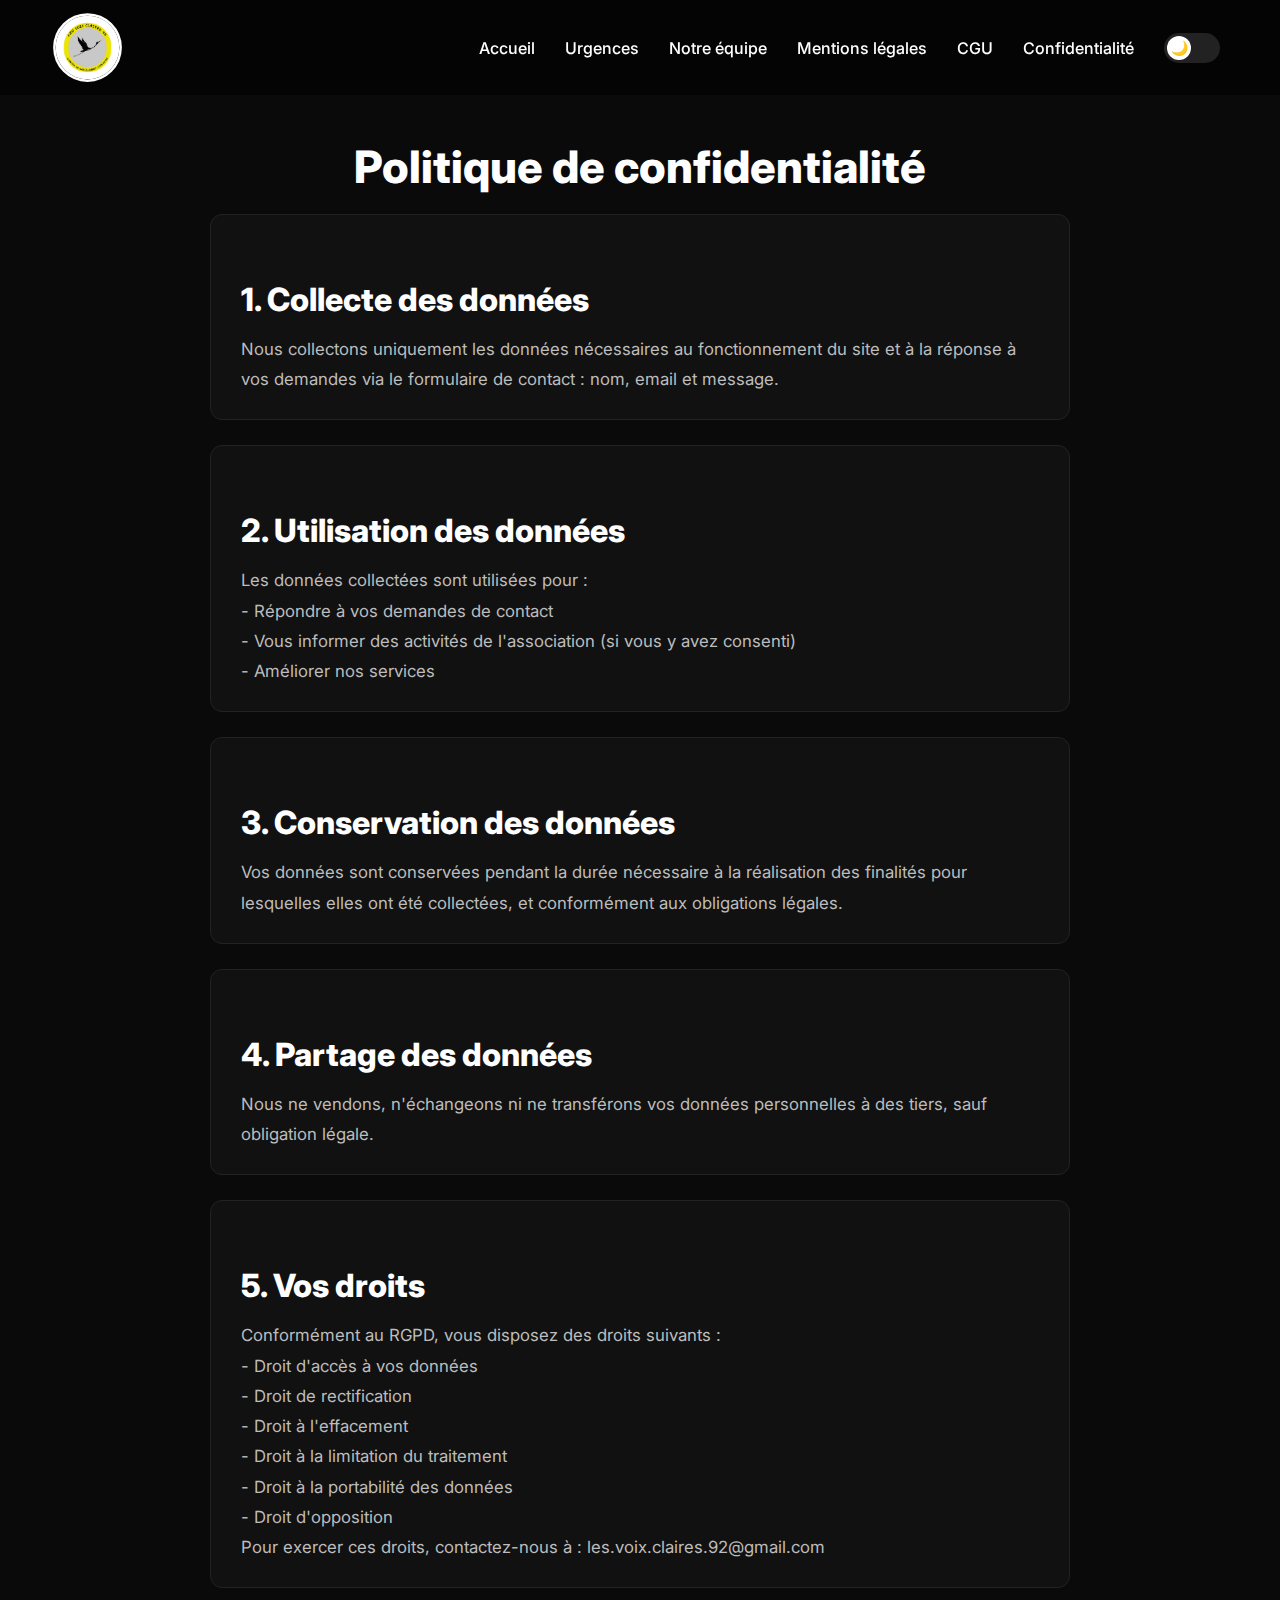
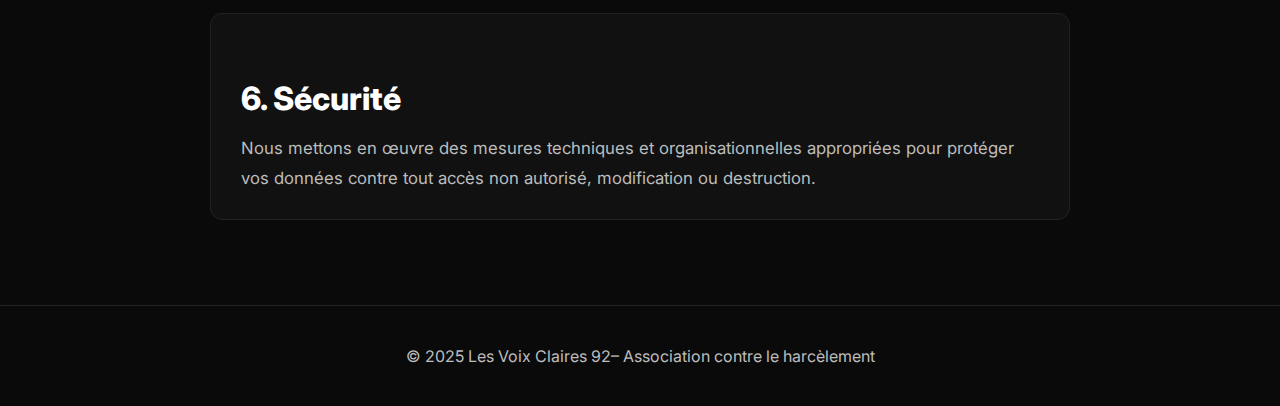
<file: les voix claire 92/confidentialite.html>
<!DOCTYPE html>
<html lang="fr">
<head>
    <meta charset="UTF-8">
    <meta name="viewport" content="width=device-width, initial-scale=1.0">
    <title>Politique de confidentialité - Les Voix Claires 92</title>
    <link href="https://fonts.googleapis.com/css2?family=Inter:wght@300;400;600;800&display=swap" rel="stylesheet">
    <link rel="stylesheet" href="styles.css">
    <link rel="icon" href="Logo.png">
</head>
<body>
    <nav>
        <img src="Logo.png" alt="Les Voix Claires">
        <div class="nav-links">
            <a href="index.html">Accueil</a>
            <a href="urgence.html">Urgences</a>
            <a href="equipe.html">Notre équipe</a>
            <a href="mentions-legales.html">Mentions légales</a>
            <a href="cgu.html">CGU</a>
            <a href="confidentialite.html">Confidentialité</a>
            <div class="theme-switch" onclick="toggleTheme()">
                <span id="themeIcon">🌙</span>
            </div>
        </div>
    </nav>

    <section class="page-content">
        <h1>Politique de confidentialité</h1>
        
        <div class="card-section">
            <h2>1. Collecte des données</h2>
            <p>Nous collectons uniquement les données nécessaires au fonctionnement du site et à la réponse à vos demandes via le formulaire de contact : nom, email et message.</p>
        </div>

        <div class="card-section">
            <h2>2. Utilisation des données</h2>
            <p>Les données collectées sont utilisées pour :<br>
            - Répondre à vos demandes de contact<br>
            - Vous informer des activités de l'association (si vous y avez consenti)<br>
            - Améliorer nos services</p>
        </div>

        <div class="card-section">
            <h2>3. Conservation des données</h2>
            <p>Vos données sont conservées pendant la durée nécessaire à la réalisation des finalités pour lesquelles elles ont été collectées, et conformément aux obligations légales.</p>
        </div>

        <div class="card-section">
            <h2>4. Partage des données</h2>
            <p>Nous ne vendons, n'échangeons ni ne transférons vos données personnelles à des tiers, sauf obligation légale.</p>
        </div>

        <div class="card-section">
            <h2>5. Vos droits</h2>
            <p>Conformément au RGPD, vous disposez des droits suivants :<br>
            - Droit d'accès à vos données<br>
            - Droit de rectification<br>
            - Droit à l'effacement<br>
            - Droit à la limitation du traitement<br>
            - Droit à la portabilité des données<br>
            - Droit d'opposition</p>
            <p>Pour exercer ces droits, contactez-nous à : les.voix.claires.92@gmail.com</p>
        </div>

        <div class="card-section">
            <h2>6. Sécurité</h2>
            <p>Nous mettons en œuvre des mesures techniques et organisationnelles appropriées pour protéger vos données contre tout accès non autorisé, modification ou destruction.</p>
        </div>
    </section>

    <footer>
        © 2025 Les Voix Claires 92– Association contre le harcèlement
    </footer>

    <script>
        function toggleTheme() {
            document.body.classList.toggle("light");
            document.getElementById("themeIcon").textContent =
                document.body.classList.contains("light") ? "☀️" : "🌙";
        }
    </script>
</body>
</html>
</file>
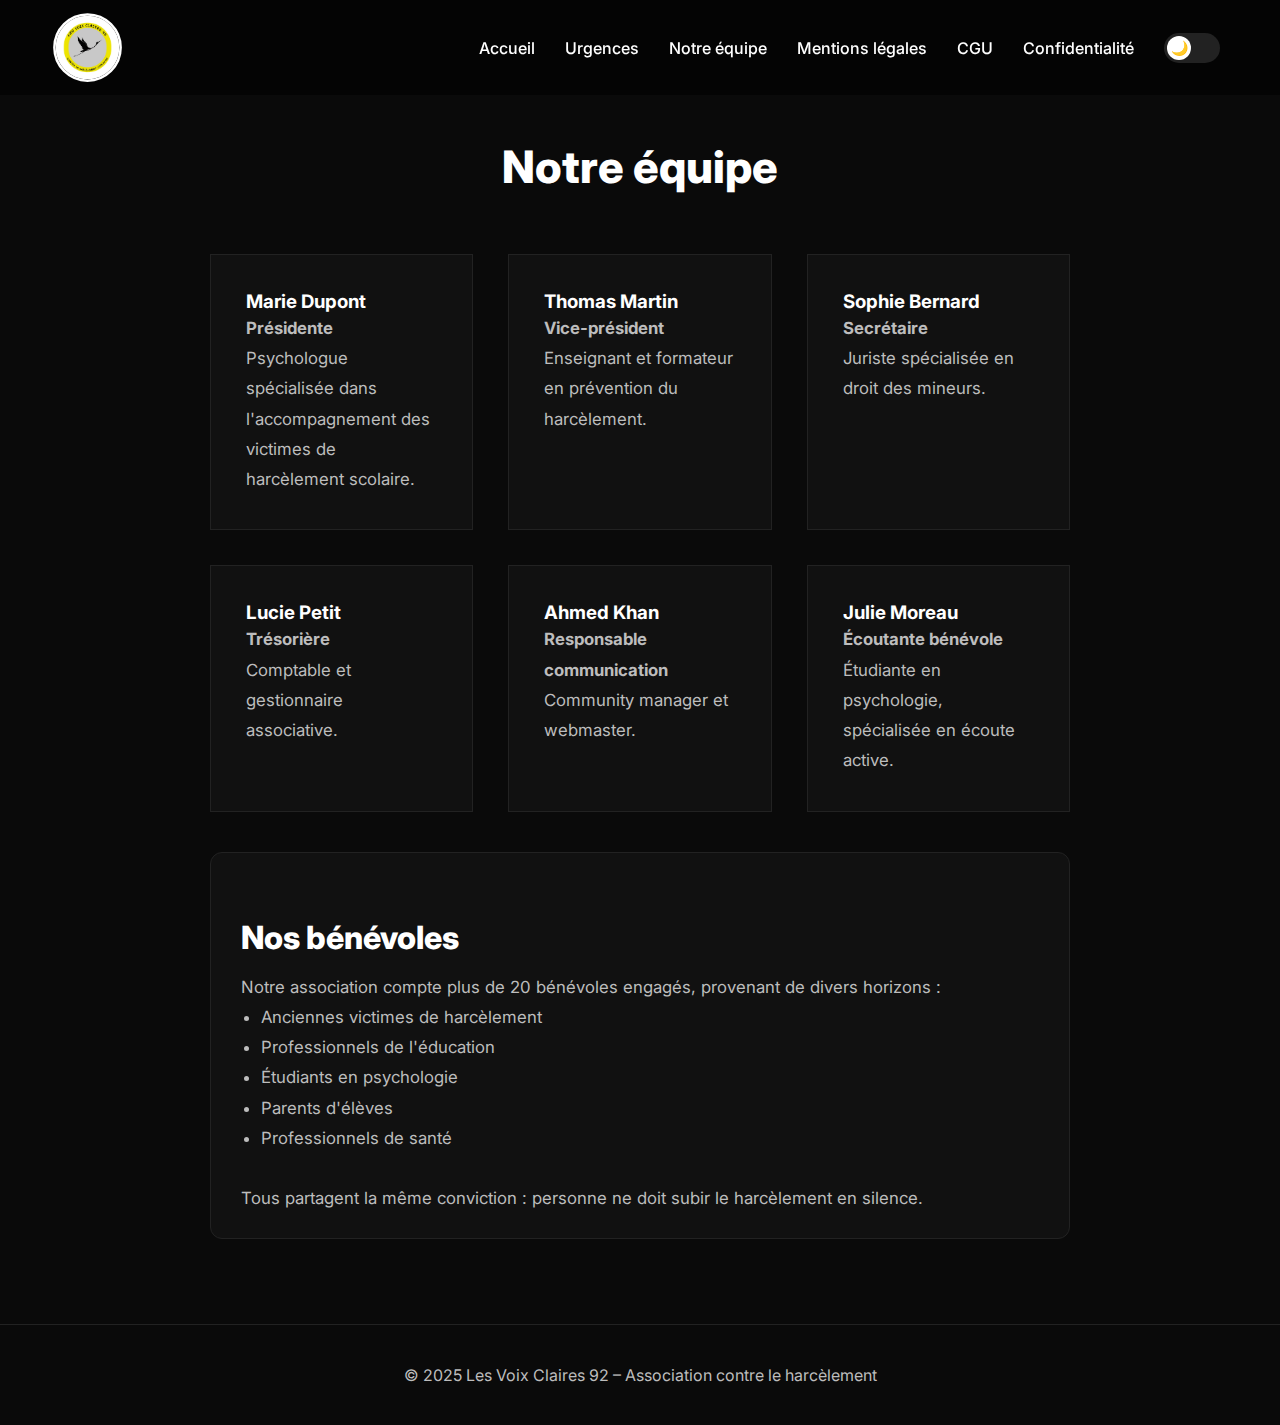
<file: les voix claire 92/equipe.html>
<!DOCTYPE html>
<html lang="fr">
<head>
    <meta charset="UTF-8">
    <meta name="viewport" content="width=device-width, initial-scale=1.0">
    <title>Notre équipe - Les Voix Claires 92</title>
    <link href="https://fonts.googleapis.com/css2?family=Inter:wght@300;400;600;800&display=swap" rel="stylesheet">
    <link rel="stylesheet" href="styles.css">
    <link rel="icon" href="Logo.png">

</head>
<body>
    <nav>
        <img src="Logo.png" alt="Les Voix Claires">
        <div class="nav-links">
            <a href="index.html">Accueil</a>
            <a href="urgence.html">Urgences</a>
            <a href="equipe.html">Notre équipe</a>
            <a href="mentions-legales.html">Mentions légales</a>
            <a href="cgu.html">CGU</a>
            <a href="confidentialite.html">Confidentialité</a>
            <div class="theme-switch" onclick="toggleTheme()">
                <span id="themeIcon">🌙</span>
            </div>
        </div>
    </nav>

    <section class="page-content">
        <h1>Notre équipe</h1>
        
        <div class="cards">
            <div class="card">
                <h3>Marie Dupont</h3>
                <p><strong>Présidente</strong><br>
                Psychologue spécialisée dans l'accompagnement des victimes de harcèlement scolaire.</p>
            </div>
            
            <div class="card">
                <h3>Thomas Martin</h3>
                <p><strong>Vice-président</strong><br>
                Enseignant et formateur en prévention du harcèlement.</p>
            </div>
            
            <div class="card">
                <h3>Sophie Bernard</h3>
                <p><strong>Secrétaire</strong><br>
                Juriste spécialisée en droit des mineurs.</p>
            </div>
            
            <div class="card">
                <h3>Lucie Petit</h3>
                <p><strong>Trésorière</strong><br>
                Comptable et gestionnaire associative.</p>
            </div>
            
            <div class="card">
                <h3>Ahmed Khan</h3>
                <p><strong>Responsable communication</strong><br>
                Community manager et webmaster.</p>
            </div>
            
            <div class="card">
                <h3>Julie Moreau</h3>
                <p><strong>Écoutante bénévole</strong><br>
                Étudiante en psychologie, spécialisée en écoute active.</p>
            </div>
        </div>
        
        <div class="card-section" style="margin-top: 40px;">
            <h2>Nos bénévoles</h2>
            <p>Notre association compte plus de 20 bénévoles engagés, provenant de divers horizons :</p>
            <ul>
                <li>Anciennes victimes de harcèlement</li>
                <li>Professionnels de l'éducation</li>
                <li>Étudiants en psychologie</li>
                <li>Parents d'élèves</li>
                <li>Professionnels de santé</li>
            </ul>
            <p>Tous partagent la même conviction : personne ne doit subir le harcèlement en silence.</p>
        </div>
    </section>

    <footer>
        © 2025 Les Voix Claires 92 – Association contre le harcèlement
    </footer>

    <script>
        function toggleTheme() {
            document.body.classList.toggle("light");
            document.getElementById("themeIcon").textContent =
                document.body.classList.contains("light") ? "☀️" : "🌙";
        }
    </script>
</body>
</html>
</file>
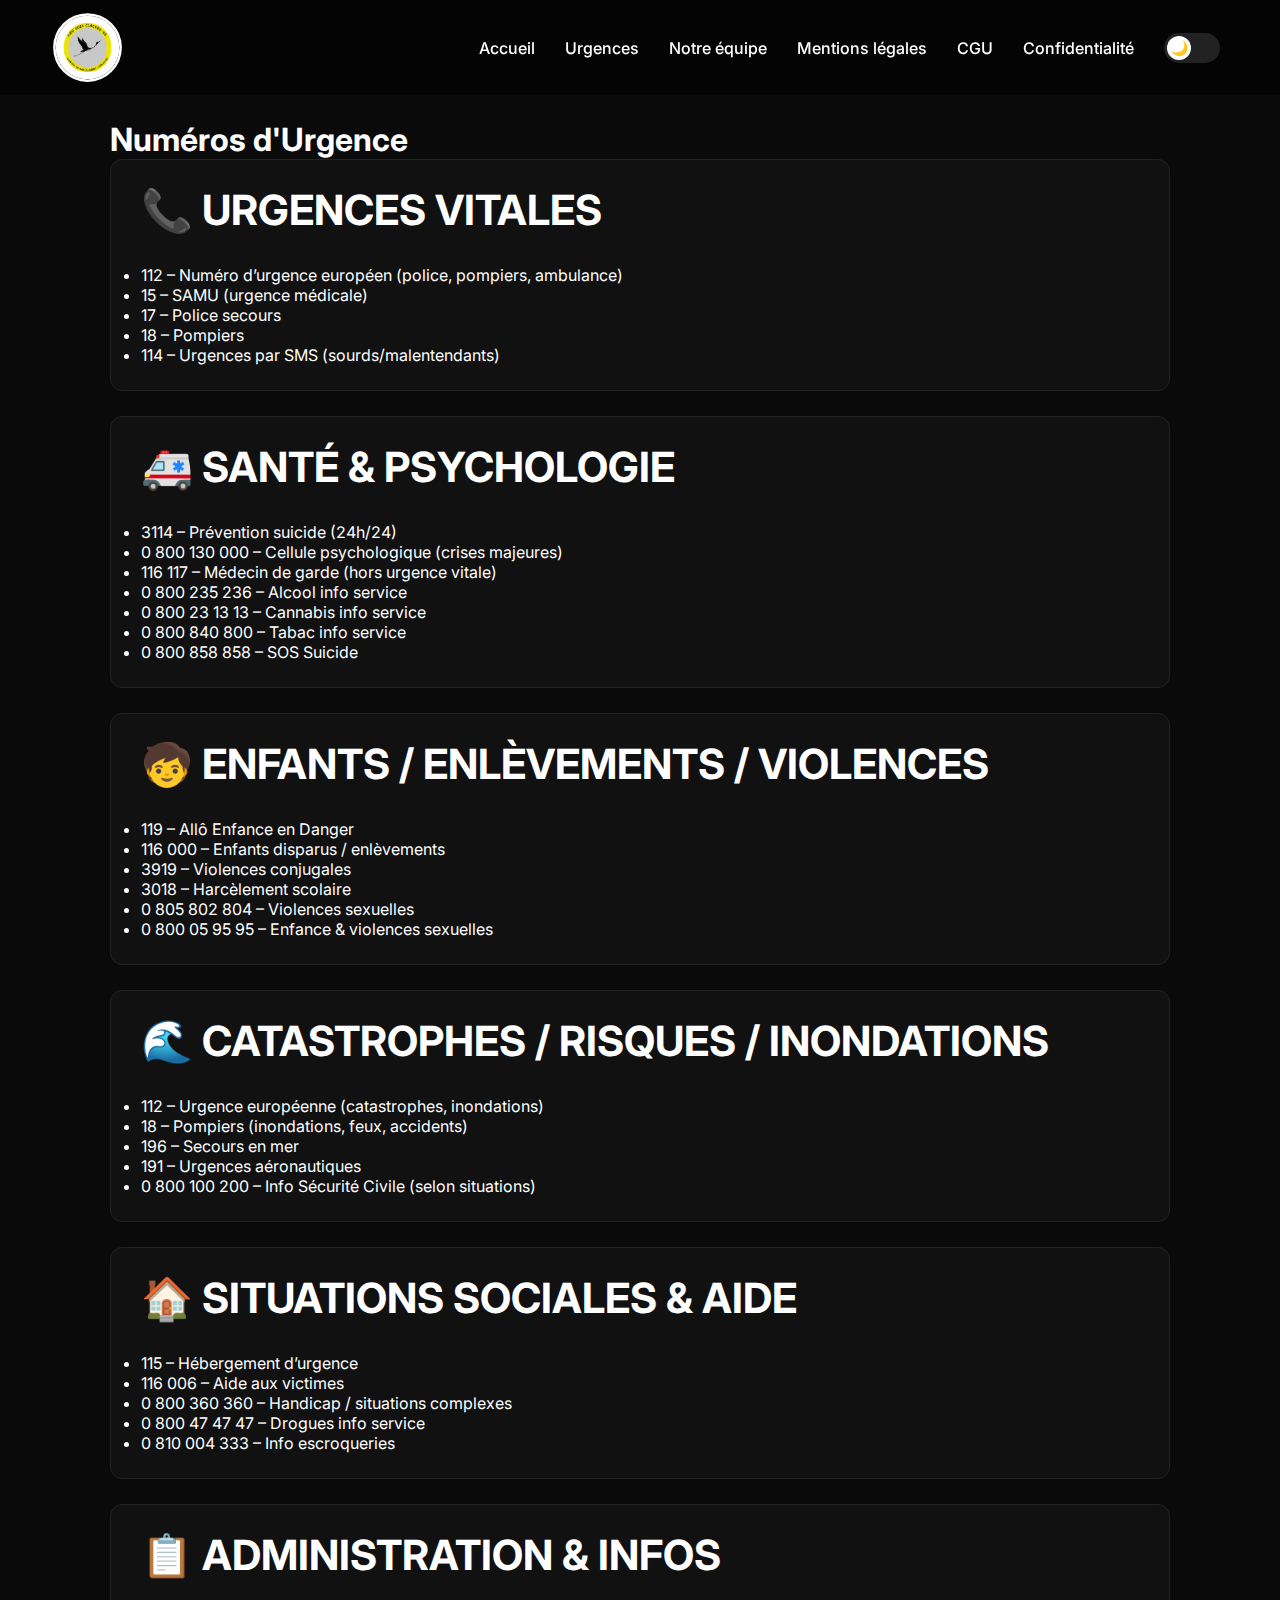
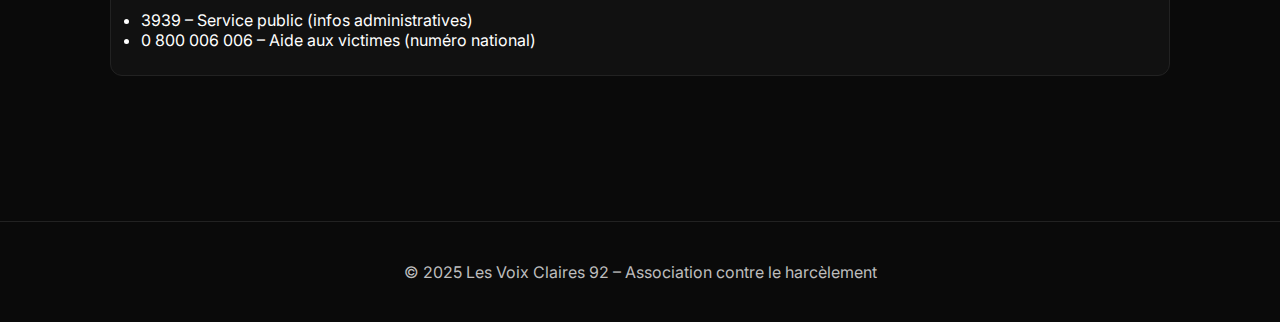
<file: les voix claire 92/urgence.html>
<!DOCTYPE html>
<html lang="fr">
<head>
    <meta charset="UTF-8">
    <meta name="viewport" content="width=device-width, initial-scale=1.0">
    <title>Urgence</title>
    <link href="https://fonts.googleapis.com/css2?family=Inter:wght@300;400;600;800&display=swap" rel="stylesheet">
    <link rel="stylesheet" href="styles.css">
    <link rel="icon" href="Logo.png">
</head>
<body>
    <nav>
        <img src="Logo.png" alt="Les Voix Claires">
        <div class="nav-links">
            <a href="index.html">Accueil</a>
            <a href="urgence.html">Urgences</a>
            <a href="equipe.html">Notre équipe</a>
            <a href="mentions-legales.html">Mentions légales</a>
            <a href="cgu.html">CGU</a>
            <a href="confidentialite.html">Confidentialité</a>
            <div class="theme-switch" onclick="toggleTheme()">
                <span id="themeIcon">🌙</span>
            </div>
        </div>
    </nav>

<section>
    <h1>Numéros d'Urgence</h1>

    <div class="card-section">
        <h2>📞 URGENCES VITALES</h2>
        <ul>
            <li>112 – Numéro d’urgence européen (police, pompiers, ambulance)</li>
            <li>15 – SAMU (urgence médicale)</li>
            <li>17 – Police secours</li>
            <li>18 – Pompiers</li>
            <li>114 – Urgences par SMS (sourds/malentendants)</li>
        </ul>
    </div>

    <div class="card-section">
        <h2>🚑 SANTÉ & PSYCHOLOGIE</h2>
        <ul>
            <li>3114 – Prévention suicide (24h/24)</li>
            <li>0 800 130 000 – Cellule psychologique (crises majeures)</li>
            <li>116 117 – Médecin de garde (hors urgence vitale)</li>
            <li>0 800 235 236 – Alcool info service</li>
            <li>0 800 23 13 13 – Cannabis info service</li>
            <li>0 800 840 800 – Tabac info service</li>
            <li>0 800 858 858 – SOS Suicide</li>
        </ul>
    </div>

    <div class="card-section">
        <h2>🧒 ENFANTS / ENLÈVEMENTS / VIOLENCES</h2>
        <ul>
            <li>119 – Allô Enfance en Danger</li>
            <li>116 000 – Enfants disparus / enlèvements</li>
            <li>3919 – Violences conjugales</li>
            <li>3018 – Harcèlement scolaire</li>
            <li>0 805 802 804 – Violences sexuelles</li>
            <li>0 800 05 95 95 – Enfance & violences sexuelles</li>
        </ul>
    </div>

    <div class="card-section">
        <h2>🌊 CATASTROPHES / RISQUES / INONDATIONS</h2>
        <ul>
            <li>112 – Urgence européenne (catastrophes, inondations)</li>
            <li>18 – Pompiers (inondations, feux, accidents)</li>
            <li>196 – Secours en mer</li>
            <li>191 – Urgences aéronautiques</li>
            <li>0 800 100 200 – Info Sécurité Civile (selon situations)</li>
        </ul>
    </div>

    <div class="card-section">
        <h2>🏠 SITUATIONS SOCIALES & AIDE</h2>
        <ul>
            <li>115 – Hébergement d’urgence</li>
            <li>116 006 – Aide aux victimes</li>
            <li>0 800 360 360 – Handicap / situations complexes</li>
            <li>0 800 47 47 47 – Drogues info service</li>
            <li>0 810 004 333 – Info escroqueries</li>
        </ul>
    </div>

    <div class="card-section">
        <h2>📋 ADMINISTRATION & INFOS</h2>
        <ul>
            <li>3939 – Service public (infos administratives)</li>
            <li>0 800 006 006 – Aide aux victimes (numéro national)</li>
        </ul>
    </div>
</section>

<footer>
    © 2025 Les Voix Claires 92 – Association contre le harcèlement
</footer>

<script>
function toggleTheme() {
    document.body.classList.toggle("light");
    document.getElementById("themeIcon").textContent =
        document.body.classList.contains("light") ? "☀️" : "🌙";
}
</script>

</body>
</html>
</file>
<file: styles.css>
:root {
    --bg: #0a0a0a;
    --text: #ffffff;
    --gray: #bdbdbd;
    --card: #111;
    --border: #222;
}

body.light {
    --bg: #f5f5f5;
    --text: #0a0a0a;
    --gray: #444;
    --card: #ffffff;
    --border: #ddd;
}

* {
    margin: 0;
    padding: 0;
    box-sizing: border-box;
}

html { scroll-behavior: smooth; }

body {
    font-family: 'Inter', sans-serif;
    background: var(--bg);
    color: var(--text);
    transition: background 0.6s ease, color 0.6s ease;
    overflow-x: hidden;
}

/* ===== NAV ===== */
nav {
    position: fixed;
    top: 0;
    width: 100%;
    padding: 20px 60px;
    display: flex;
    justify-content: space-between;
    align-items: center;
    background: rgba(0,0,0,0.55);
    backdrop-filter: blur(12px);
    z-index: 1000;
}

body.light nav { background: rgba(255,255,255,0.7); }

nav img {
    height: 55px;
    width: 55px;
    border-radius: 50%;
    object-fit: cover;
    border: 2px solid var(--text);
    transform: scale(1.25);
    transition: transform 0.3s ease;
    transform-origin: center center;
}

.nav-links {
    display: flex;
    align-items: center;
}

nav a {
    color: var(--text);
    text-decoration: none;
    margin-left: 30px;
    font-weight: 500;
    position: relative;
    white-space: nowrap;
}

nav a::after {
    content: "";
    position: absolute;
    bottom: -6px;
    left: 0;
    width: 0;
    height: 2px;
    background: var(--text);
    transition: 0.4s;
}

nav a:hover::after { width: 100%; }

.theme-switch {
    margin-left: 30px;
    width: 56px;
    height: 30px;
    background: var(--border);
    border-radius: 999px;
    position: relative;
    cursor: pointer;
    display: flex;
    align-items: center;
}

.theme-switch span {
    width: 24px;
    height: 24px;
    margin-left: 3px;
    border-radius: 50%;
    background: var(--text);
    display: flex;
    align-items: center;
    justify-content: center;
    font-size: 14px;
    transition: transform 0.45s ease;
}

body.light .theme-switch span {
    transform: translateX(26px) rotate(360deg);
}

/* ===== HERO ===== */
.hero {
    height: 100vh;
    display: flex;
    flex-direction: column;
    justify-content: center;
    align-items: center;
    text-align: center;
    padding-top: 60px;
}

.hero h1 {
    font-size: 3.6rem;
    font-weight: 800;
}

.hero span {
    color: var(--gray);
    font-size: 2.85rem;
}

.hero p {
    margin-top: 25px;
    font-size: 1.2rem;
    max-width: 700px;
    color: var(--gray);
}

.hero button {
    margin-top: 45px;
    padding: 16px 45px;
    border: 2px solid var(--text);
    background: transparent;
    color: var(--text);
    font-size: 1rem;
    cursor: pointer;
    transition: 0.3s;
}

.hero button:hover {
    background: var(--text);
    color: var(--bg);
}

/* ===== SECTIONS ===== */
section {
    padding: 120px 20px;
    max-width: 1100px;
    margin: auto;
}

section h2 {
    font-size: 2.6rem;
    margin-bottom: 30px;
}

section p {
    font-size: 1.1rem;
    color: var(--gray);
    line-height: 1.8;
}

/* ===== CARDS ===== */
.cards {
    display: grid;
    grid-template-columns: repeat(auto-fit, minmax(260px, 1fr));
    gap: 35px;
    margin-top: 60px;
}

.card {
    background: var(--card);
    border: 1px solid var(--border);
    padding: 35px;
    transition: 0.4s;
}

.card:hover {
    transform: translateY(-8px);
    border-color: var(--text);
}

/* ===== DISCORD ===== */
.discord {
    text-align: center;
    background: var(--card);
    padding: 90px 20px;
}

.discord a {
    display: inline-block;
    margin-top: 35px;
    padding: 16px 55px;
    border: 2px solid var(--text);
    color: var(--text);
    text-decoration: none;
    font-weight: 600;
    transition: 0.3s;
}

.discord a:hover {
    background: var(--text);
    color: var(--bg);
}

/* ===== FORM ===== */
form {
    display: flex;
    flex-direction: column;
    gap: 20px;
    margin-top: 40px;
}

input, textarea {
    background: transparent;
    border: 1px solid var(--border);
    padding: 15px;
    color: var(--text);
    font-size: 1rem;
}

.submit {
    margin-top: 10px;
    padding: 16px;
    font-size: 1.05rem;
    font-weight: 600;
    letter-spacing: 0.5px;
    border-radius: 50px;
    border: 2px solid var(--text);
    background: transparent;
    color: var(--text);
    cursor: pointer;
    transition: background 0.35s ease, color 0.35s ease, transform 0.2s ease, box-shadow 0.35s ease;
}

.submit:hover {
    background: var(--text);
    color: var(--bg);
    transform: translateY(-3px);
    box-shadow: 0 10px 30px rgba(0,0,0,0.35);
}

.submit:active {
    transform: translateY(0);
    box-shadow: none;
}

/* ===== FOOTER ===== */
footer {
    padding: 40px 20px;
    text-align: center;
    color: var(--gray);
    border-top: 1px solid var(--border);
}

/* ===== PAGE CONTENT ===== */
.page-content {
    padding: 140px 20px 60px 20px;
    max-width: 900px;
    margin: auto;
}

.page-content h1, .page-content h2 {
    font-weight: 800;
}

.page-content h1 {
    font-size: 2.8rem;
    margin-bottom: 20px;
    text-align: center;
}

.page-content h2 {
    font-size: 2rem;
    margin-top: 40px;
    margin-bottom: 15px;
}

.page-content p, .page-content li {
    font-size: 1.05rem;
    color: var(--gray);
    line-height: 1.8;
}

.page-content ul {
    margin-left: 20px;
    margin-bottom: 30px;
}

.card-section {
    background: var(--card);
    border: 1px solid var(--border);
    padding: 25px 30px;
    border-radius: 12px;
    margin-bottom: 25px;
    transition: 0.3s;
}

.card-section:hover {
    transform: translateY(-3px);
    border-color: var(--text);
}

/* ===== RESPONSIVE ===== */
@media(max-width: 1024px) {
    nav {
        padding: 15px 30px;
        flex-direction: column;
        gap: 15px;
    }
    
    .nav-links {
        flex-wrap: wrap;
        justify-content: center;
        gap: 15px;
    }
    
    nav a {
        margin: 0 10px;
    }
    
    .theme-switch {
        margin-left: 15px;
    }
}

@media(max-width: 768px) {
    .hero h1 {
        font-size: 2.5rem;
    }
    
    .hero span {
        font-size: 2rem;
    }
    
    section h2 {
        font-size: 2rem;
    }
    
    .page-content h1 {
        font-size: 2.2rem;
    }
    
    .page-content h2 {
        font-size: 1.6rem;
    }
}
</file>
<file: les voix claire 92/styles.css>
:root {
    --bg: #0a0a0a;
    --text: #ffffff;
    --gray: #bdbdbd;
    --card: #111;
    --border: #222;
}

body.light {
    --bg: #f5f5f5;
    --text: #0a0a0a;
    --gray: #444;
    --card: #ffffff;
    --border: #ddd;
}

* {
    margin: 0;
    padding: 0;
    box-sizing: border-box;
}

html { scroll-behavior: smooth; }

body {
    font-family: 'Inter', sans-serif;
    background: var(--bg);
    color: var(--text);
    transition: background 0.6s ease, color 0.6s ease;
    overflow-x: hidden;
}

/* ===== NAV ===== */
nav {
    position: fixed;
    top: 0;
    width: 100%;
    padding: 20px 60px;
    display: flex;
    justify-content: space-between;
    align-items: center;
    background: rgba(0,0,0,0.55);
    backdrop-filter: blur(12px);
    z-index: 1000;
}

body.light nav { background: rgba(255,255,255,0.7); }

nav img {
    height: 55px;
    width: 55px;
    border-radius: 50%;
    object-fit: cover;
    border: 2px solid var(--text);
    transform: scale(1.25);
    transition: transform 0.3s ease;
    transform-origin: center center;
}

.nav-links {
    display: flex;
    align-items: center;
}

nav a {
    color: var(--text);
    text-decoration: none;
    margin-left: 30px;
    font-weight: 500;
    position: relative;
    white-space: nowrap;
}

nav a::after {
    content: "";
    position: absolute;
    bottom: -6px;
    left: 0;
    width: 0;
    height: 2px;
    background: var(--text);
    transition: 0.4s;
}

nav a:hover::after { width: 100%; }

.theme-switch {
    margin-left: 30px;
    width: 56px;
    height: 30px;
    background: var(--border);
    border-radius: 999px;
    position: relative;
    cursor: pointer;
    display: flex;
    align-items: center;
}

.theme-switch span {
    width: 24px;
    height: 24px;
    margin-left: 3px;
    border-radius: 50%;
    background: var(--text);
    display: flex;
    align-items: center;
    justify-content: center;
    font-size: 14px;
    transition: transform 0.45s ease;
}

body.light .theme-switch span {
    transform: translateX(26px) rotate(360deg);
}

/* ===== HERO ===== */
.hero {
    height: 100vh;
    display: flex;
    flex-direction: column;
    justify-content: center;
    align-items: center;
    text-align: center;
    padding-top: 60px;
}

.hero h1 {
    font-size: 3.6rem;
    font-weight: 800;
}

.hero span {
    color: var(--gray);
    font-size: 2.85rem;
}

.hero p {
    margin-top: 25px;
    font-size: 1.2rem;
    max-width: 700px;
    color: var(--gray);
}

.hero button {
    margin-top: 45px;
    padding: 16px 45px;
    border: 2px solid var(--text);
    background: transparent;
    color: var(--text);
    font-size: 1rem;
    cursor: pointer;
    transition: 0.3s;
}

.hero button:hover {
    background: var(--text);
    color: var(--bg);
}

/* ===== SECTIONS ===== */
section {
    padding: 120px 20px;
    max-width: 1100px;
    margin: auto;
}

section h2 {
    font-size: 2.6rem;
    margin-bottom: 30px;
}

section p {
    font-size: 1.1rem;
    color: var(--gray);
    line-height: 1.8;
}

/* ===== CARDS ===== */
.cards {
    display: grid;
    grid-template-columns: repeat(auto-fit, minmax(260px, 1fr));
    gap: 35px;
    margin-top: 60px;
}

.card {
    background: var(--card);
    border: 1px solid var(--border);
    padding: 35px;
    transition: 0.4s;
}

.card:hover {
    transform: translateY(-8px);
    border-color: var(--text);
}

/* ===== DISCORD ===== */
.discord {
    text-align: center;
    background: var(--card);
    padding: 90px 20px;
}

.discord a {
    display: inline-block;
    margin-top: 35px;
    padding: 16px 55px;
    border: 2px solid var(--text);
    color: var(--text);
    text-decoration: none;
    font-weight: 600;
    transition: 0.3s;
}

.discord a:hover {
    background: var(--text);
    color: var(--bg);
}

/* ===== FORM ===== */
form {
    display: flex;
    flex-direction: column;
    gap: 20px;
    margin-top: 40px;
}

input, textarea {
    background: transparent;
    border: 1px solid var(--border);
    padding: 15px;
    color: var(--text);
    font-size: 1rem;
}

.submit {
    margin-top: 10px;
    padding: 16px;
    font-size: 1.05rem;
    font-weight: 600;
    letter-spacing: 0.5px;
    border-radius: 50px;
    border: 2px solid var(--text);
    background: transparent;
    color: var(--text);
    cursor: pointer;
    transition: background 0.35s ease, color 0.35s ease, transform 0.2s ease, box-shadow 0.35s ease;
}

.submit:hover {
    background: var(--text);
    color: var(--bg);
    transform: translateY(-3px);
    box-shadow: 0 10px 30px rgba(0,0,0,0.35);
}

.submit:active {
    transform: translateY(0);
    box-shadow: none;
}

/* ===== FOOTER ===== */
footer {
    padding: 40px 20px;
    text-align: center;
    color: var(--gray);
    border-top: 1px solid var(--border);
}

/* ===== PAGE CONTENT ===== */
.page-content {
    padding: 140px 20px 60px 20px;
    max-width: 900px;
    margin: auto;
}

.page-content h1, .page-content h2 {
    font-weight: 800;
}

.page-content h1 {
    font-size: 2.8rem;
    margin-bottom: 20px;
    text-align: center;
}

.page-content h2 {
    font-size: 2rem;
    margin-top: 40px;
    margin-bottom: 15px;
}

.page-content p, .page-content li {
    font-size: 1.05rem;
    color: var(--gray);
    line-height: 1.8;
}

.page-content ul {
    margin-left: 20px;
    margin-bottom: 30px;
}

.card-section {
    background: var(--card);
    border: 1px solid var(--border);
    padding: 25px 30px;
    border-radius: 12px;
    margin-bottom: 25px;
    transition: 0.3s;
}

.card-section:hover {
    transform: translateY(-3px);
    border-color: var(--text);
}

/* ===== RESPONSIVE ===== */
@media(max-width: 1024px) {
    nav {
        padding: 15px 30px;
        flex-direction: column;
        gap: 15px;
    }
    
    .nav-links {
        flex-wrap: wrap;
        justify-content: center;
        gap: 15px;
    }
    
    nav a {
        margin: 0 10px;
    }
    
    .theme-switch {
        margin-left: 15px;
    }
}

@media(max-width: 768px) {
    .hero h1 {
        font-size: 2.5rem;
    }
    
    .hero span {
        font-size: 2rem;
    }
    
    section h2 {
        font-size: 2rem;
    }
    
    .page-content h1 {
        font-size: 2.2rem;
    }
    
    .page-content h2 {
        font-size: 1.6rem;
    }
}
</file>
